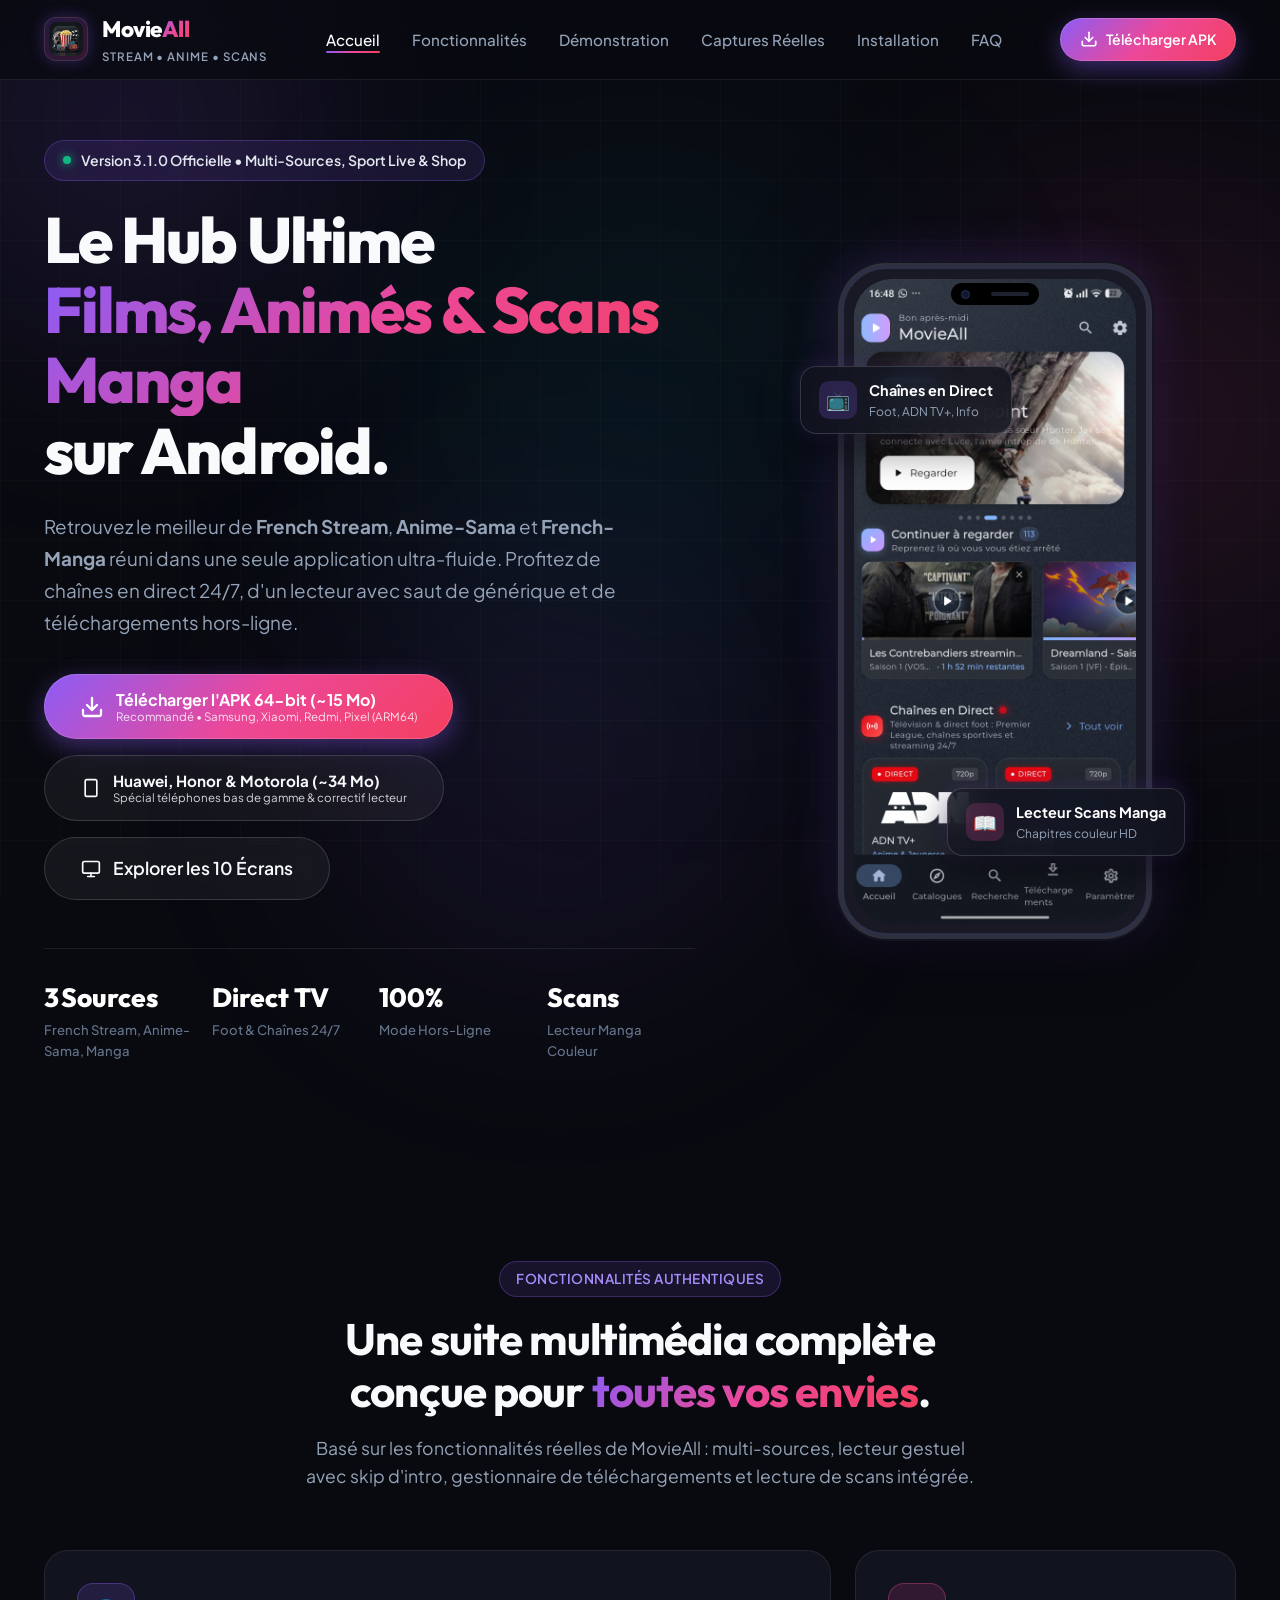
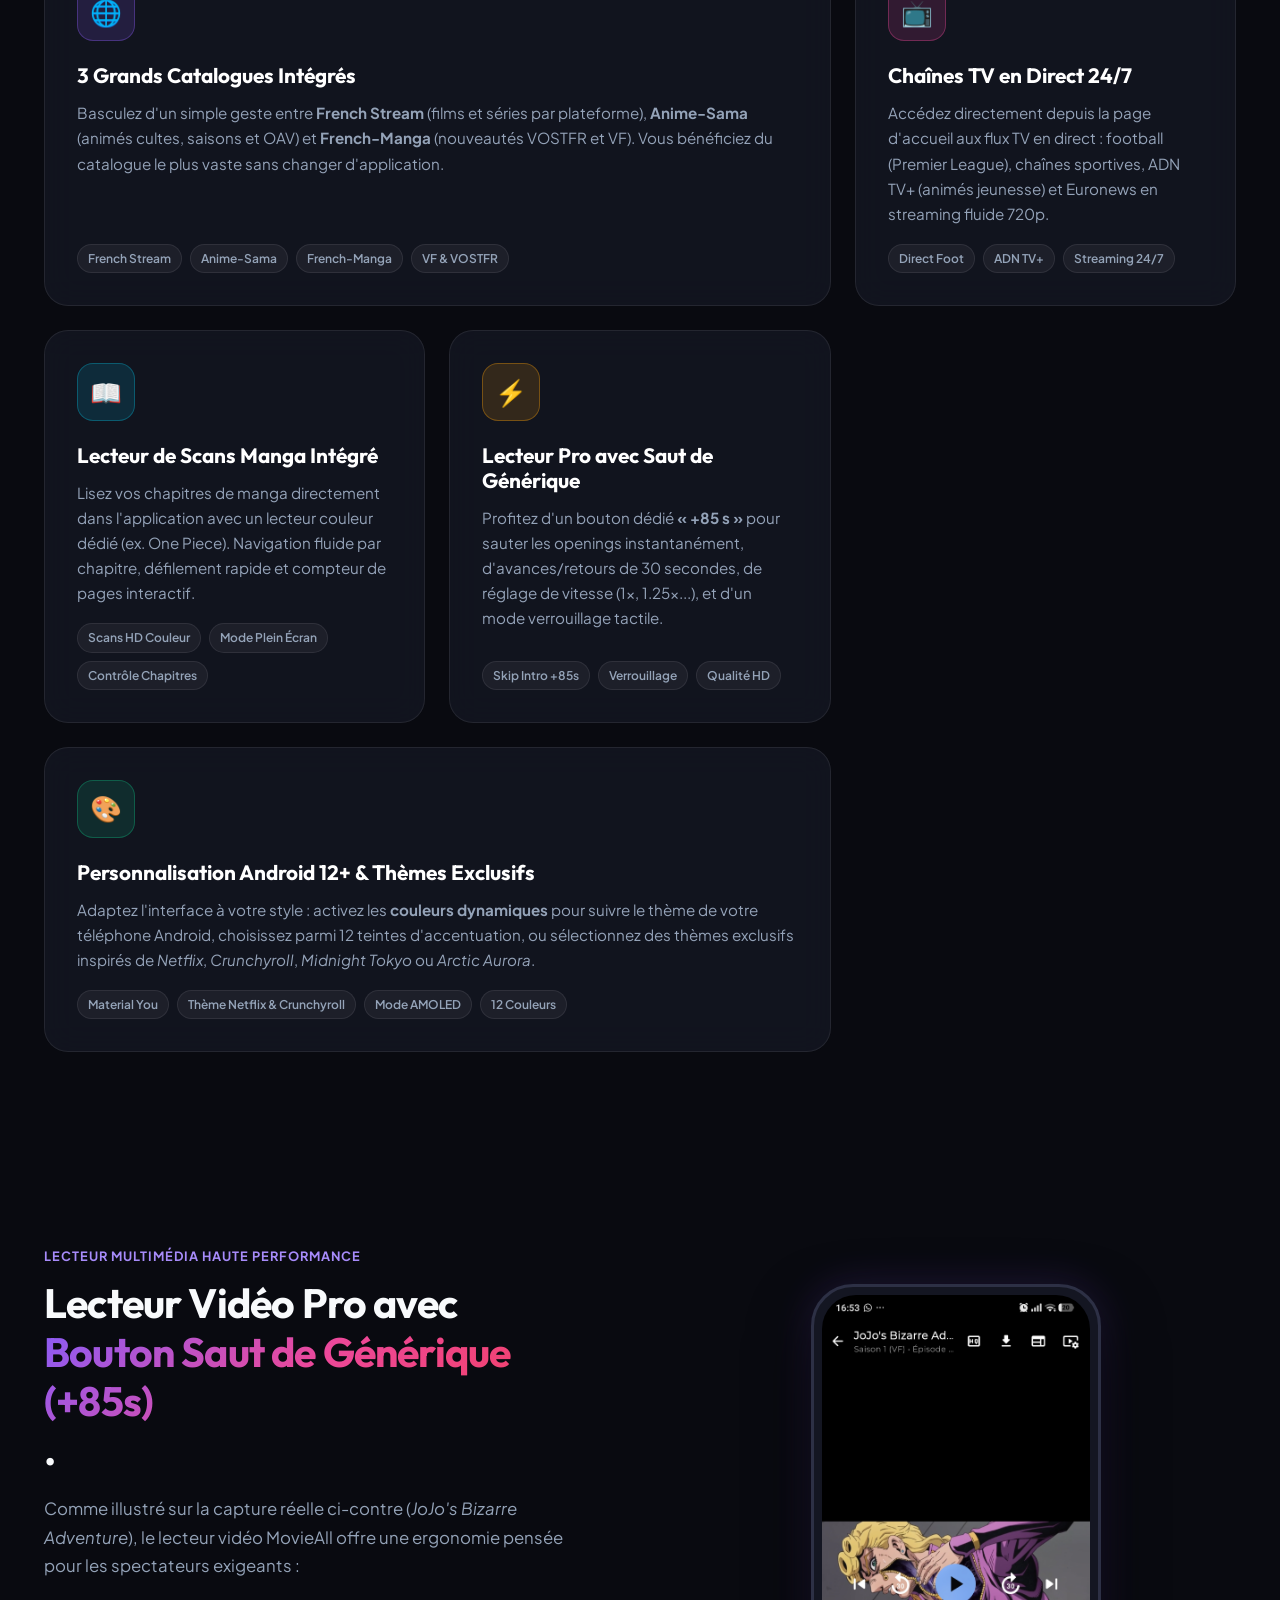
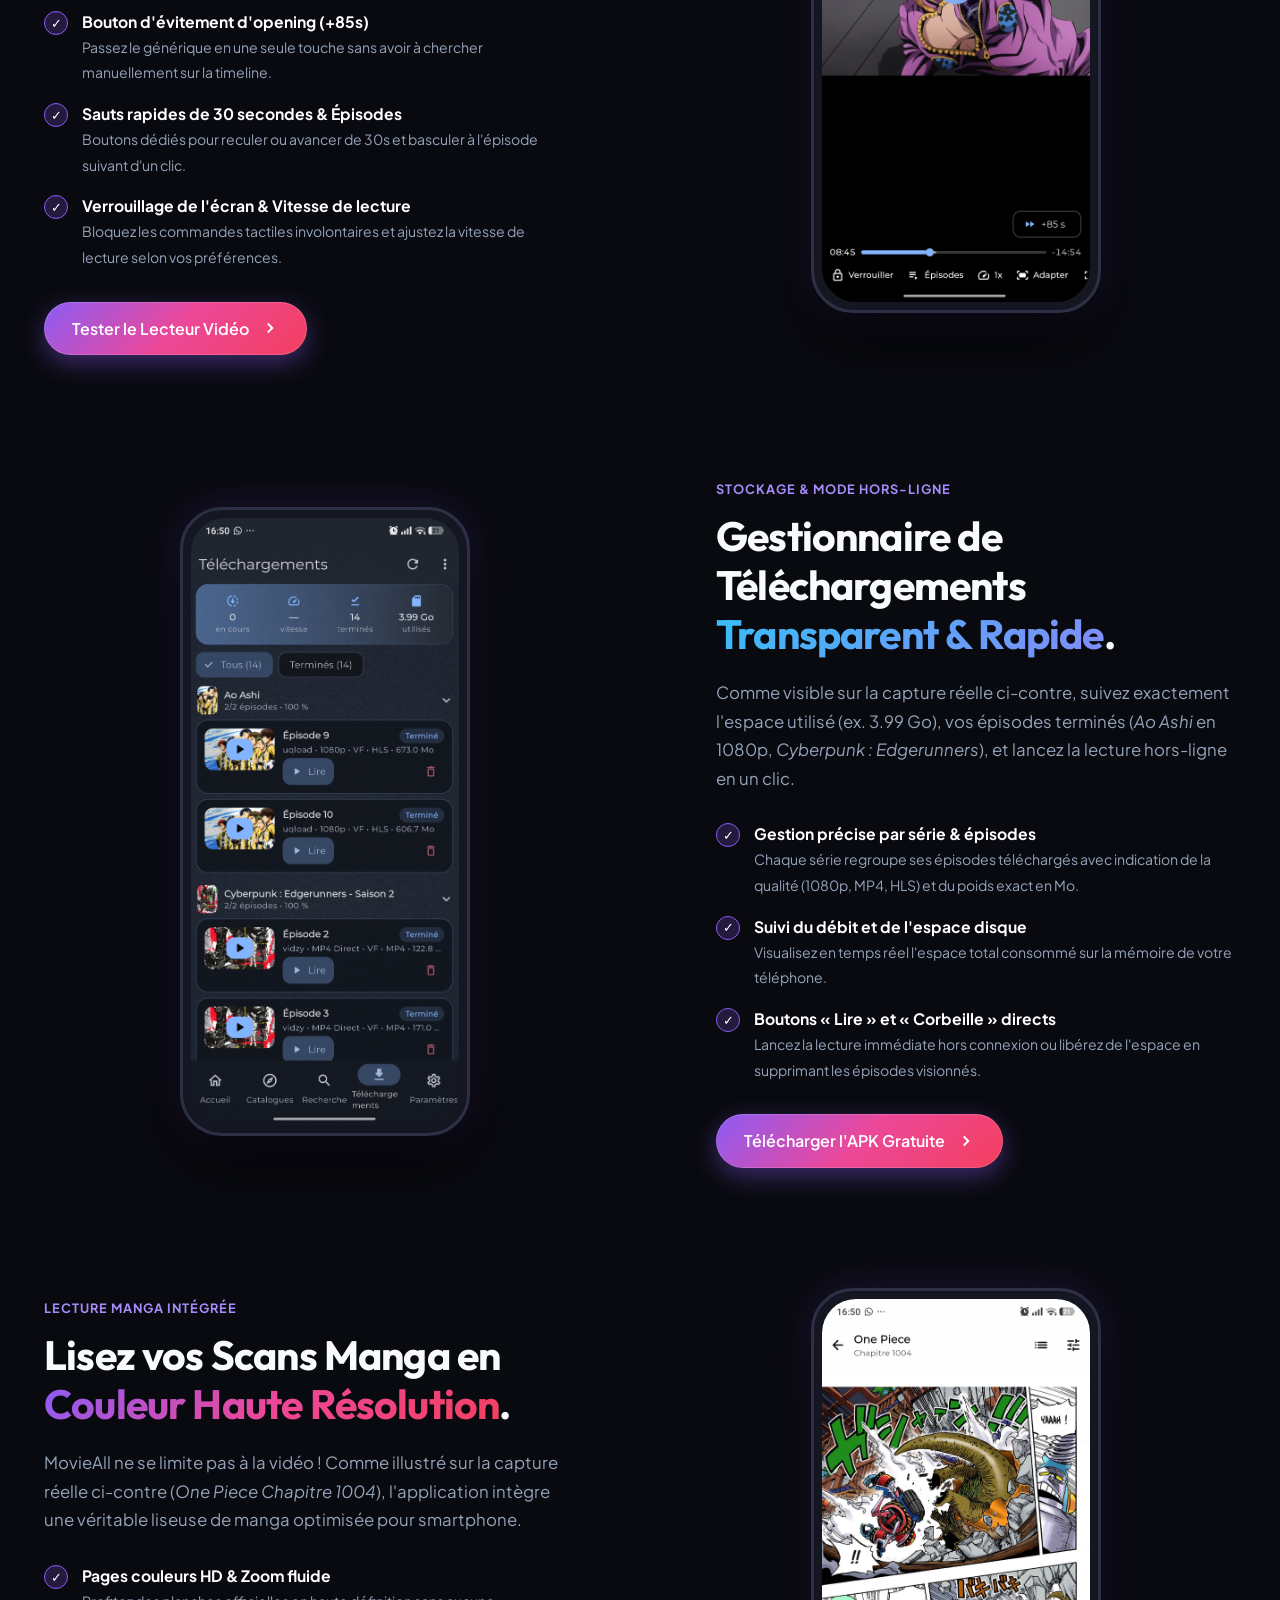
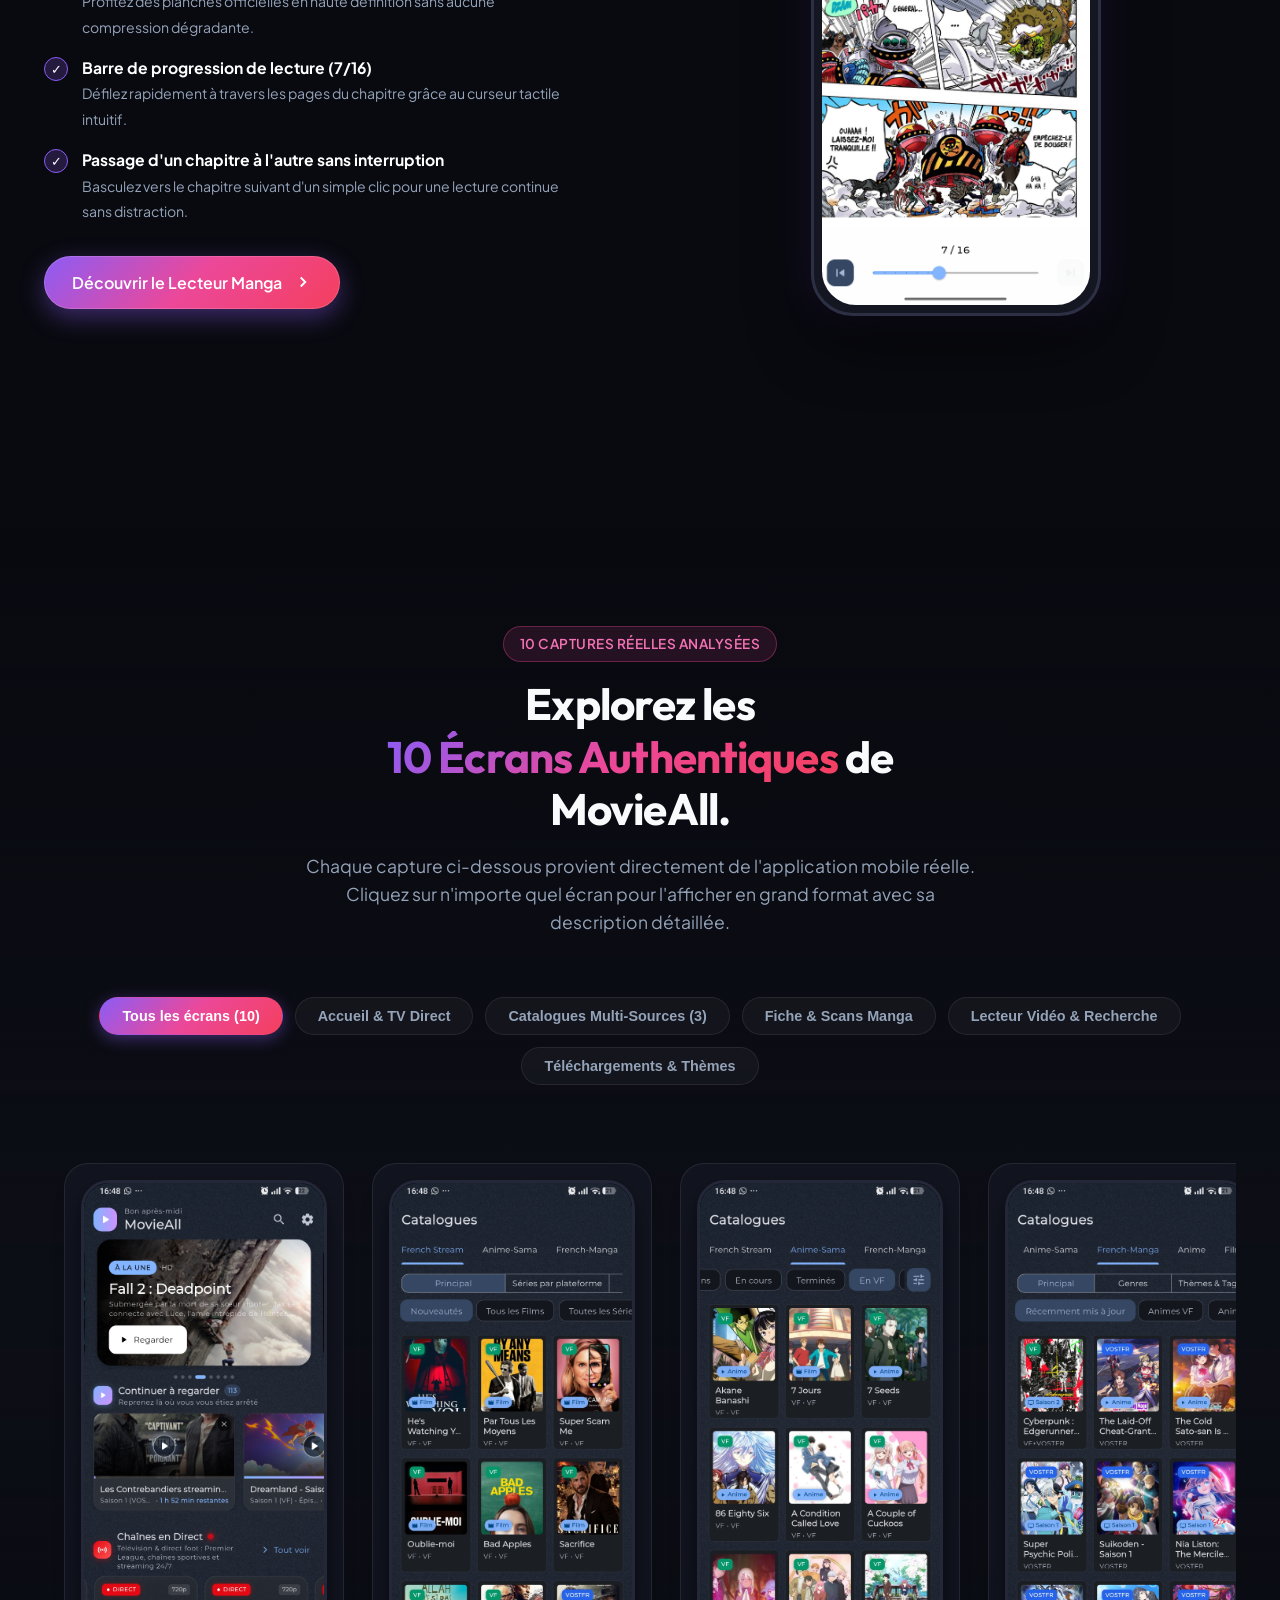
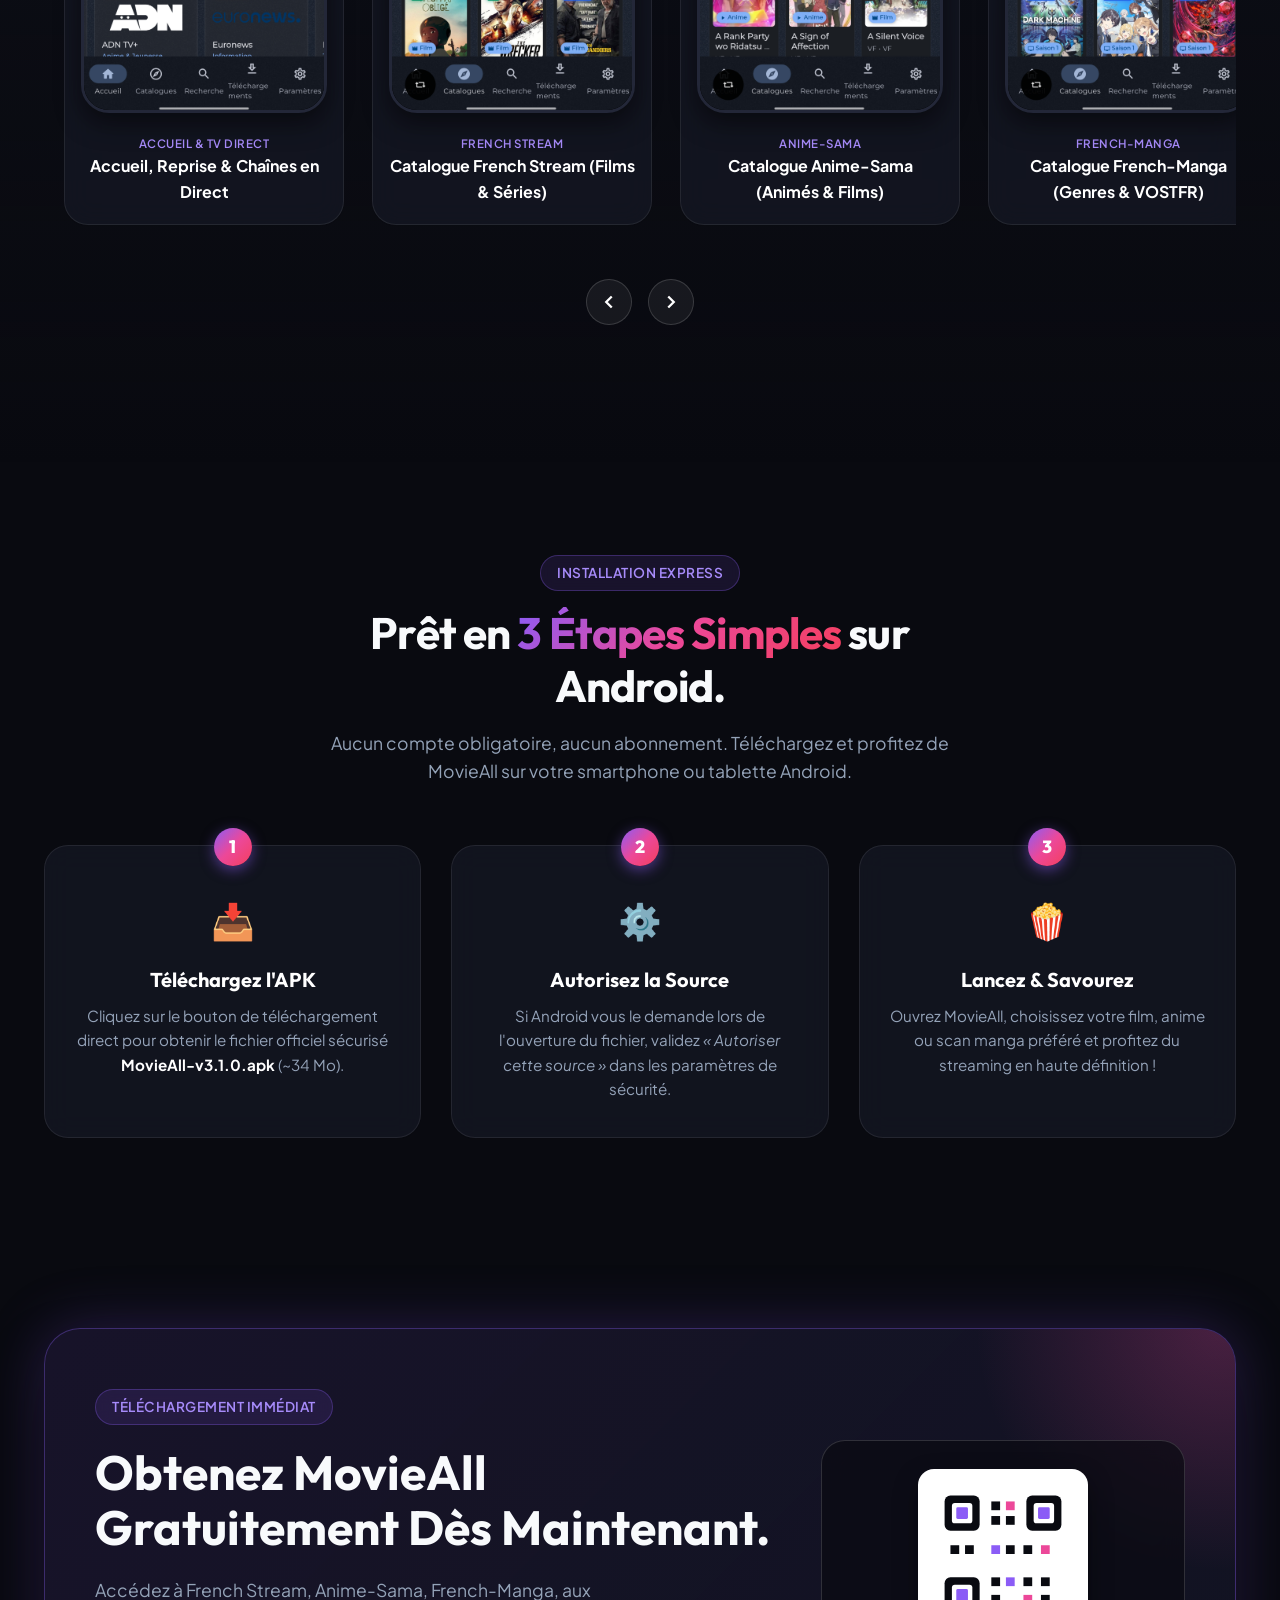
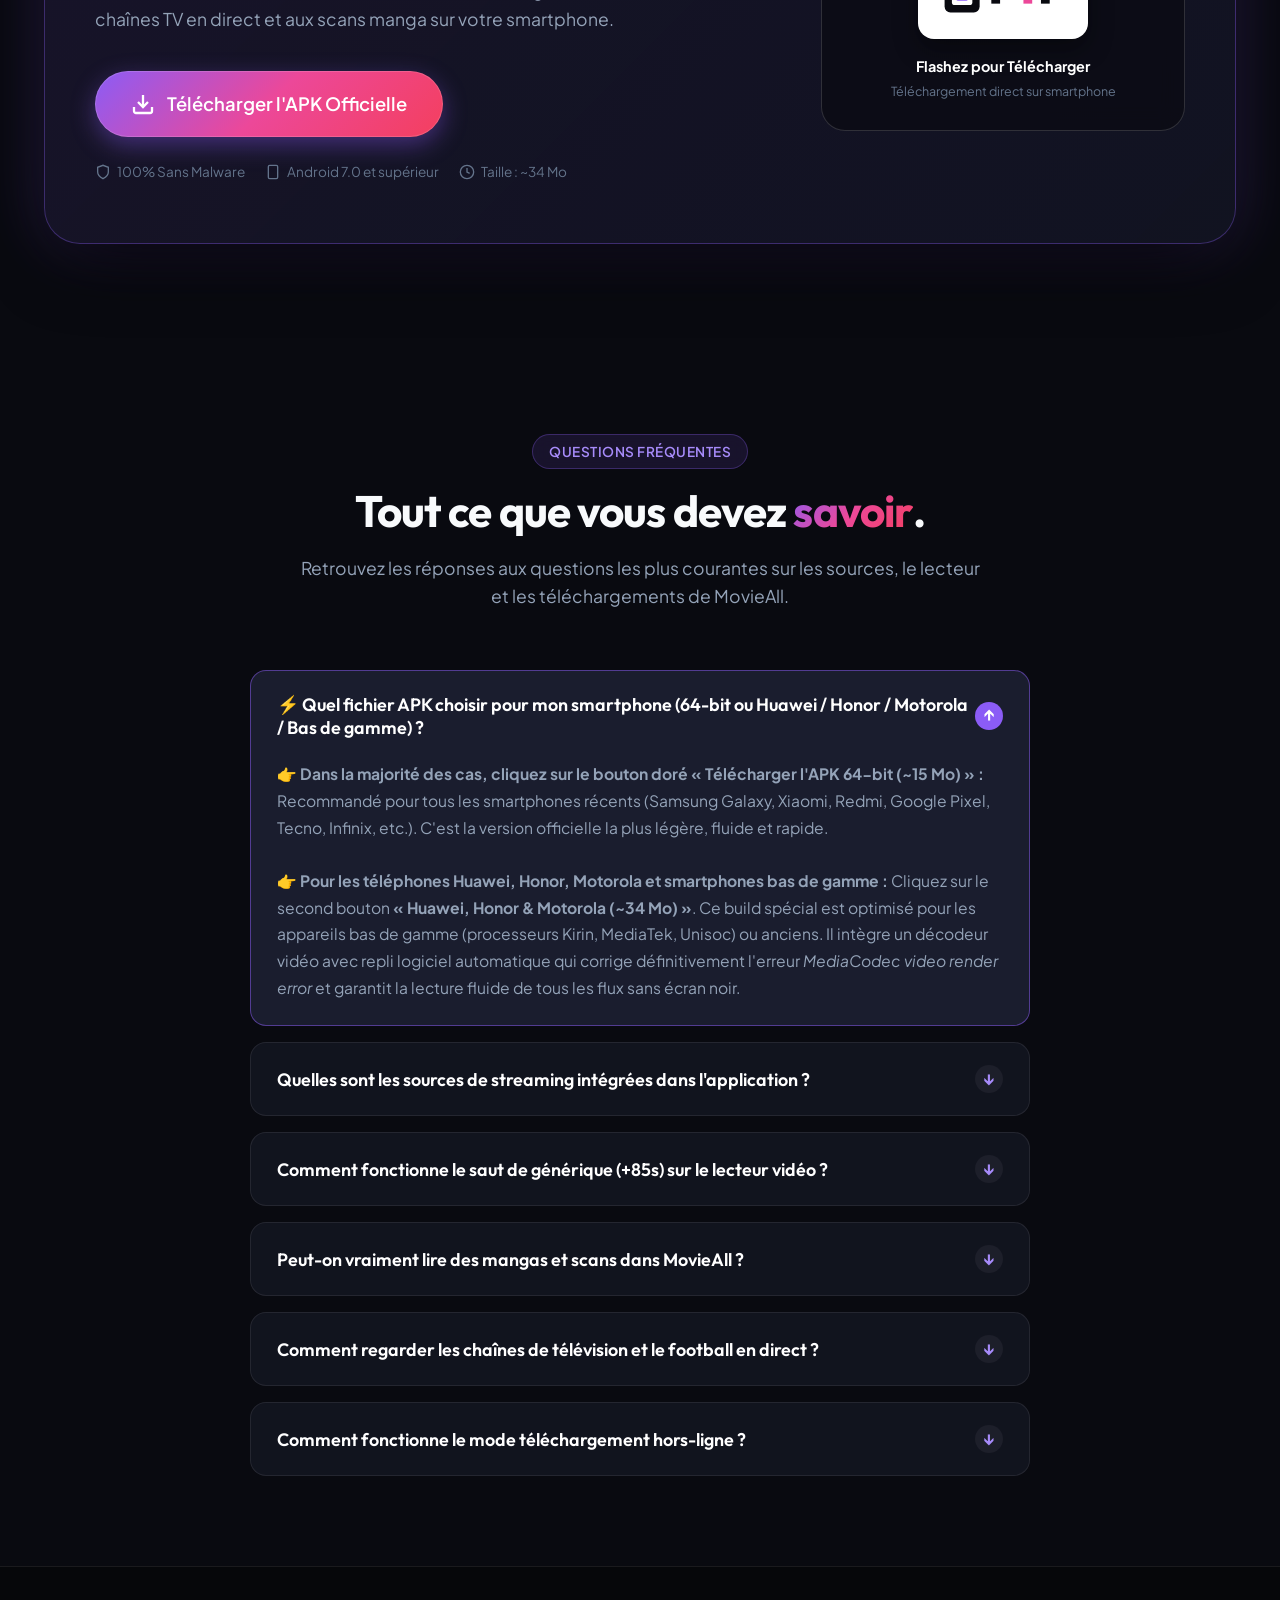
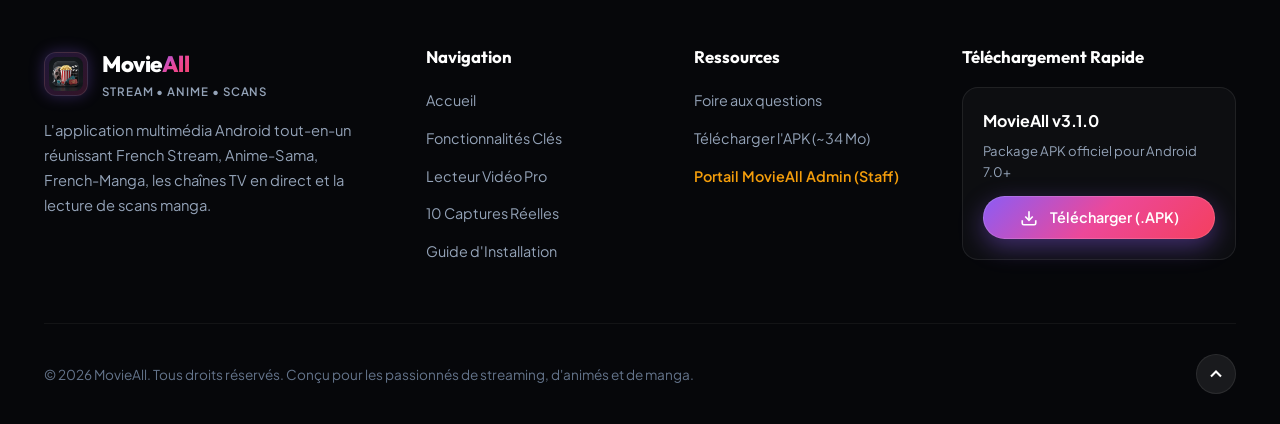
<file: index.html>
<!DOCTYPE html>
<html lang="fr">
<head>
  <meta charset="UTF-8">
  <meta name="viewport" content="width=device-width, initial-scale=1.0">
  <title>MovieAll — Streaming, Animés, Scans Manga & Chaînes en Direct sur Android</title>
  <meta name="description" content="Découvrez MovieAll : l'application Android ultime réunissant French Stream, Anime-Sama et French-Manga. Films, séries, animés, lecteur de scans manga, chaînes en direct et téléchargements hors-ligne.">
  <meta name="keywords" content="MovieAll, anime-sama, french stream, french manga, scans manga, streaming direct, telecharger apk, film gratuit, vostfr, lecteur video hd, android">
  <meta name="theme-color" content="#090a10">

  <!-- Favicon -->
  <link rel="icon" type="image/png" href="assets/logo.png">

  <!-- Google Fonts -->
  <link rel="preconnect" href="https://fonts.googleapis.com">
  <link rel="preconnect" href="https://fonts.gstatic.com" crossorigin>
  <link href="https://fonts.googleapis.com/css2?family=Outfit:wght@400;500;600;700;800;900&family=Plus+Jakarta+Sans:wght@300;400;500;600;700;800&family=Space+Grotesk:wght@500;700&display=swap" rel="stylesheet">

  <!-- Stylesheet -->
  <link rel="stylesheet" href="css/style.css">
</head>
<body>

  <!-- Ambient Glow Effects -->
  <div class="ambient-glow glow-top-left"></div>
  <div class="ambient-glow glow-top-right"></div>
  <div class="ambient-glow glow-center"></div>
  <div class="ambient-glow glow-bottom"></div>
  <div class="bg-grid-overlay"></div>

  <div class="content-wrapper">

    <!-- ======================================================================
         Header & Navigation Bar
         ====================================================================== -->
    <header class="navbar">
      <div class="container nav-container">
        <a href="#accueil" class="brand-logo" id="brand-logo-link">
          <div class="logo-icon-wrapper">
            <img src="assets/logo.png" alt="MovieAll Logo" class="logo-img">
          </div>
          <div class="brand-text">
            <span class="brand-name">Movie<span class="gradient-text">All</span></span>
            <span class="brand-tagline">Stream • Anime • Scans</span>
          </div>
        </a>

        <nav>
          <ul class="nav-menu" id="nav-menu-list">
            <li><a href="#accueil" class="nav-link active" id="nav-link-home">Accueil</a></li>
            <li><a href="#fonctionnalites" class="nav-link" id="nav-link-features">Fonctionnalités</a></li>
            <li><a href="#apercu" class="nav-link" id="nav-link-spotlight">Démonstration</a></li>
            <li><a href="#captures" class="nav-link" id="nav-link-screenshots">Captures Réelles</a></li>
            <li><a href="#installation" class="nav-link" id="nav-link-install">Installation</a></li>
            <li><a href="#faq" class="nav-link" id="nav-link-faq">FAQ</a></li>
          </ul>
        </nav>

        <div class="nav-actions">
          <a href="https://github.com/abdoulboureima1000000/abdoul/releases/download/v3.1.0/MovieAll-v3.1.0.apk" download="MovieAll-v3.1.0.apk" class="btn btn-primary nav-apk-btn direct-download-action" id="nav-download-btn">
            <svg width="18" height="18" viewBox="0 0 24 24" fill="none" stroke="currentColor" stroke-width="2.2" stroke-linecap="round" stroke-linejoin="round">
              <path d="M21 15v4a2 2 0 0 1-2 2H5a2 2 0 0 1-2-2v-4"></path>
              <polyline points="7 10 12 15 17 10"></polyline>
              <line x1="12" y1="15" x2="12" y2="3"></line>
            </svg>
            <span>Télécharger APK</span>
          </a>

          <button class="hamburger-btn" aria-label="Menu Mobile" id="mobile-menu-toggle">
            <svg viewBox="0 0 24 24" fill="none" stroke="currentColor" stroke-width="2">
              <line x1="3" y1="12" x2="21" y2="12"></line>
              <line x1="3" y1="6" x2="21" y2="6"></line>
              <line x1="3" y1="18" x2="21" y2="18"></line>
            </svg>
          </button>
        </div>
      </div>
    </header>

    <!-- ======================================================================
         Hero Section
         ====================================================================== -->
    <section class="hero-section" id="accueil">
      <div class="container hero-grid">
        <div class="hero-content">
          <div class="hero-tag">
            <span class="pulse-dot"></span>
            <span class="hero-tag-text">Version 3.1.0 Officielle • Multi-Sources, Sport Live & Shop</span>
          </div>

          <h1 class="hero-title">
            Le Hub Ultime <span class="gradient-text">Films, Animés & Scans Manga</span> sur Android.
          </h1>

          <p class="hero-description">
            Retrouvez le meilleur de <strong>French Stream</strong>, <strong>Anime-Sama</strong> et <strong>French-Manga</strong> réuni dans une seule application ultra-fluide. Profitez de chaînes en direct 24/7, d'un lecteur avec saut de générique et de téléchargements hors-ligne.
          </p>

          <div class="hero-cta-group">
            <a href="https://github.com/abdoulboureima1000000/abdoul/releases/download/v3.1.0/MovieAll-v3.1.0-arm64.apk" download="MovieAll-v3.1.0-arm64.apk" class="btn btn-primary btn-lg btn-glow direct-download-action" id="hero-arm64-download">
              <span class="btn-ripple"></span>
              <svg width="24" height="24" viewBox="0 0 24 24" fill="none" stroke="currentColor" stroke-width="2.3" stroke-linecap="round" stroke-linejoin="round">
                <path d="M21 15v4a2 2 0 0 1-2 2H5a2 2 0 0 1-2-2v-4"></path>
                <polyline points="7 10 12 15 17 10"></polyline>
                <line x1="12" y1="15" x2="12" y2="3"></line>
              </svg>
              <div class="download-info-badge">
                <span class="main-label">Télécharger l'APK 64-bit (~15 Mo)</span>
                <span class="sub-label">Recommandé • Samsung, Xiaomi, Redmi, Pixel (ARM64)</span>
              </div>
            </a>
            <a href="https://github.com/abdoulboureima1000000/abdoul/releases/download/v3.1.0/MovieAll-v3.1.0-motorola-honor.apk" download="MovieAll-v3.1.0-motorola-honor.apk" class="btn btn-secondary btn-lg direct-download-action" id="hero-universal-download">
              <svg width="20" height="20" viewBox="0 0 24 24" fill="none" stroke="currentColor" stroke-width="2">
                <rect x="5" y="2" width="14" height="20" rx="2" ry="2"></rect>
                <line x1="12" y1="18" x2="12.01" y2="18"></line>
              </svg>
              <div class="download-info-badge" style="text-align: left;">
                <span class="main-label" style="font-size: 0.95rem;">Huawei, Honor & Motorola (~34 Mo)</span>
                <span class="sub-label">Spécial téléphones bas de gamme & correctif lecteur</span>
              </div>
            </a>

            <a href="#captures" class="btn btn-secondary btn-lg" id="hero-explore-screenshots">
              <svg width="20" height="20" viewBox="0 0 24 24" fill="none" stroke="currentColor" stroke-width="2" stroke-linecap="round" stroke-linejoin="round">
                <rect x="2" y="3" width="20" height="14" rx="2" ry="2"></rect>
                <line x1="8" y1="21" x2="16" y2="21"></line>
                <line x1="12" y1="17" x2="12" y2="21"></line>
              </svg>
              <span>Explorer les 10 Écrans</span>
            </a>
          </div>

          <div class="hero-metrics">
            <div class="metric-item">
              <div class="metric-value">
                <span class="metric-val-number" data-target="3">3</span>
                <span> Sources</span>
              </div>
              <span class="metric-label">French Stream, Anime-Sama, Manga</span>
            </div>

            <div class="metric-item">
              <div class="metric-value">Direct TV</div>
              <span class="metric-label">Foot & Chaînes 24/7</span>
            </div>

            <div class="metric-item">
              <div class="metric-value">100%</div>
              <span class="metric-label">Mode Hors-Ligne</span>
            </div>

            <div class="metric-item">
              <div class="metric-value">Scans</div>
              <span class="metric-label">Lecteur Manga Couleur</span>
            </div>
          </div>
        </div>

        <!-- 3D Smartphone Hero Visual -->
        <div class="hero-visual">
          <div class="phone-mockup-wrapper">
            <div class="phone-device">
              <div class="phone-notch">
                <div class="notch-camera"></div>
                <div class="notch-speaker"></div>
              </div>
              <div class="phone-screen">
                <img src="assets/screenshots/screen-1.jpg" alt="MovieAll Accueil et Chaînes en Direct" id="hero-screen-preview">
              </div>
            </div>

            <!-- Floating Badges -->
            <div class="floating-badge badge-top-left">
              <div class="floating-icon purple">📺</div>
              <div>
                <div class="floating-text-primary">Chaînes en Direct</div>
                <div class="floating-text-secondary">Foot, ADN TV+, Info</div>
              </div>
            </div>

            <div class="floating-badge badge-bottom-right">
              <div class="floating-icon pink">📖</div>
              <div>
                <div class="floating-text-primary">Lecteur Scans Manga</div>
                <div class="floating-text-secondary">Chapitres couleur HD</div>
              </div>
            </div>
          </div>
        </div>
      </div>
    </section>

    <!-- ======================================================================
         Features Section (Bento Grid)
         ====================================================================== -->
    <section class="features-section" id="fonctionnalites">
      <div class="container">
        <div class="section-header">
          <span class="badge-pill">Fonctionnalités Authentiques</span>
          <h2 class="section-title">Une suite multimédia complète conçue pour <span class="gradient-text">toutes vos envies</span>.</h2>
          <p class="section-subtitle">
            Basé sur les fonctionnalités réelles de MovieAll : multi-sources, lecteur gestuel avec skip d'intro, gestionnaire de téléchargements et lecture de scans intégrée.
          </p>
        </div>

        <div class="bento-grid">
          <!-- Card 1 (Span 2) -->
          <div class="bento-card span-2">
            <div class="card-icon-box icon-purple">🌐</div>
            <h3 class="card-title">3 Grands Catalogues Intégrés</h3>
            <p class="card-description">
              Basculez d'un simple geste entre <strong>French Stream</strong> (films et séries par plateforme), <strong>Anime-Sama</strong> (animés cultes, saisons et OAV) et <strong>French-Manga</strong> (nouveautés VOSTFR et VF). Vous bénéficiez du catalogue le plus vaste sans changer d'application.
            </p>
            <div class="card-footer-tags">
              <span class="tag-badge">French Stream</span>
              <span class="tag-badge">Anime-Sama</span>
              <span class="tag-badge">French-Manga</span>
              <span class="tag-badge">VF & VOSTFR</span>
            </div>
          </div>

          <!-- Card 2 -->
          <div class="bento-card">
            <div class="card-icon-box icon-pink">📺</div>
            <h3 class="card-title">Chaînes TV en Direct 24/7</h3>
            <p class="card-description">
              Accédez directement depuis la page d'accueil aux flux TV en direct : football (Premier League), chaînes sportives, ADN TV+ (animés jeunesse) et Euronews en streaming fluide 720p.
            </p>
            <div class="card-footer-tags">
              <span class="tag-badge">Direct Foot</span>
              <span class="tag-badge">ADN TV+</span>
              <span class="tag-badge">Streaming 24/7</span>
            </div>
          </div>

          <!-- Card 3 -->
          <div class="bento-card">
            <div class="card-icon-box icon-cyan">📖</div>
            <h3 class="card-title">Lecteur de Scans Manga Intégré</h3>
            <p class="card-description">
              Lisez vos chapitres de manga directement dans l'application avec un lecteur couleur dédié (ex. One Piece). Navigation fluide par chapitre, défilement rapide et compteur de pages interactif.
            </p>
            <div class="card-footer-tags">
              <span class="tag-badge">Scans HD Couleur</span>
              <span class="tag-badge">Mode Plein Écran</span>
              <span class="tag-badge">Contrôle Chapitres</span>
            </div>
          </div>

          <!-- Card 4 -->
          <div class="bento-card">
            <div class="card-icon-box icon-amber">⚡</div>
            <h3 class="card-title">Lecteur Pro avec Saut de Générique</h3>
            <p class="card-description">
              Profitez d'un bouton dédié <strong>« +85 s »</strong> pour sauter les openings instantanément, d'avances/retours de 30 secondes, de réglage de vitesse (1x, 1.25x...), et d'un mode verrouillage tactile.
            </p>
            <div class="card-footer-tags">
              <span class="tag-badge">Skip Intro +85s</span>
              <span class="tag-badge">Verrouillage</span>
              <span class="tag-badge">Qualité HD</span>
            </div>
          </div>

          <!-- Card 5 (Span 2) -->
          <div class="bento-card span-2">
            <div class="card-icon-box icon-green">🎨</div>
            <h3 class="card-title">Personnalisation Android 12+ & Thèmes Exclusifs</h3>
            <p class="card-description">
              Adaptez l'interface à votre style : activez les <strong>couleurs dynamiques</strong> pour suivre le thème de votre téléphone Android, choisissez parmi 12 teintes d'accentuation, ou sélectionnez des thèmes exclusifs inspirés de <em>Netflix</em>, <em>Crunchyroll</em>, <em>Midnight Tokyo</em> ou <em>Arctic Aurora</em>.
            </p>
            <div class="card-footer-tags">
              <span class="tag-badge">Material You</span>
              <span class="tag-badge">Thème Netflix & Crunchyroll</span>
              <span class="tag-badge">Mode AMOLED</span>
              <span class="tag-badge">12 Couleurs</span>
            </div>
          </div>
        </div>
      </div>
    </section>

    <!-- ======================================================================
         Spotlight Showcase Rows (Side-by-side)
         ====================================================================== -->
    <section class="spotlight-section" id="apercu">
      <div class="container">

        <!-- Spotlight 1: Lecteur Vidéo Pro (Capture 9) -->
        <div class="spotlight-row">
          <div class="spotlight-content">
            <span class="spotlight-tag">Lecteur Multimédia Haute Performance</span>
            <h3 class="spotlight-title">Lecteur Vidéo Pro avec <span class="gradient-text">Bouton Saut de Générique (+85s)</span>.</h3>
            <p class="spotlight-desc">
              Comme illustré sur la capture réelle ci-contre (<em>JoJo's Bizarre Adventure</em>), le lecteur vidéo MovieAll offre une ergonomie pensée pour les spectateurs exigeants :
            </p>

            <ul class="spotlight-features">
              <li class="spotlight-feature-item">
                <div class="spotlight-check">✓</div>
                <div class="spotlight-feature-text">
                  <strong>Bouton d'évitement d'opening (+85s)</strong>
                  <span>Passez le générique en une seule touche sans avoir à chercher manuellement sur la timeline.</span>
                </div>
              </li>
              <li class="spotlight-feature-item">
                <div class="spotlight-check">✓</div>
                <div class="spotlight-feature-text">
                  <strong>Sauts rapides de 30 secondes & Épisodes</strong>
                  <span>Boutons dédiés pour reculer ou avancer de 30s et basculer à l'épisode suivant d'un clic.</span>
                </div>
              </li>
              <li class="spotlight-feature-item">
                <div class="spotlight-check">✓</div>
                <div class="spotlight-feature-text">
                  <strong>Verrouillage de l'écran & Vitesse de lecture</strong>
                  <span>Bloquez les commandes tactiles involontaires et ajustez la vitesse de lecture selon vos préférences.</span>
                </div>
              </li>
            </ul>

            <a href="https://github.com/abdoulboureima1000000/abdoul/releases/download/v3.1.0/MovieAll-v3.1.0.apk" download="MovieAll-v3.1.0.apk" class="btn btn-primary direct-download-action" id="spotlight-download-btn-1">
              <span>Tester le Lecteur Vidéo</span>
              <svg width="18" height="18" viewBox="0 0 24 24" fill="none" stroke="currentColor" stroke-width="2.5"><polyline points="9 18 15 12 9 6"></polyline></svg>
            </a>
          </div>

          <div class="spotlight-mockup">
            <div class="spotlight-phone">
              <img src="assets/screenshots/screen-9.jpg" alt="Capture réelle du Lecteur Vidéo MovieAll avec bouton skip +85s">
            </div>
          </div>
        </div>

        <!-- Spotlight 2: Téléchargement Hors Ligne (Capture 7) -->
        <div class="spotlight-row reverse">
          <div class="spotlight-content">
            <span class="spotlight-tag">Stockage & Mode Hors-Ligne</span>
            <h3 class="spotlight-title">Gestionnaire de Téléchargements <span class="gradient-text-cyan">Transparent & Rapide</span>.</h3>
            <p class="spotlight-desc">
              Comme visible sur la capture réelle ci-contre, suivez exactement l'espace utilisé (ex. 3.99 Go), vos épisodes terminés (<em>Ao Ashi</em> en 1080p, <em>Cyberpunk : Edgerunners</em>), et lancez la lecture hors-ligne en un clic.
            </p>

            <ul class="spotlight-features">
              <li class="spotlight-feature-item">
                <div class="spotlight-check">✓</div>
                <div class="spotlight-feature-text">
                  <strong>Gestion précise par série & épisodes</strong>
                  <span>Chaque série regroupe ses épisodes téléchargés avec indication de la qualité (1080p, MP4, HLS) et du poids exact en Mo.</span>
                </div>
              </li>
              <li class="spotlight-feature-item">
                <div class="spotlight-check">✓</div>
                <div class="spotlight-feature-text">
                  <strong>Suivi du débit et de l'espace disque</strong>
                  <span>Visualisez en temps réel l'espace total consommé sur la mémoire de votre téléphone.</span>
                </div>
              </li>
              <li class="spotlight-feature-item">
                <div class="spotlight-check">✓</div>
                <div class="spotlight-feature-text">
                  <strong>Boutons « Lire » et « Corbeille » directs</strong>
                  <span>Lancez la lecture immédiate hors connexion ou libérez de l'espace en supprimant les épisodes visionnés.</span>
                </div>
              </li>
            </ul>

            <a href="https://github.com/abdoulboureima1000000/abdoul/releases/download/v3.1.0/MovieAll-v3.1.0.apk" download="MovieAll-v3.1.0.apk" class="btn btn-primary direct-download-action" id="spotlight-download-btn-2">
              <span>Télécharger l'APK Gratuite</span>
              <svg width="18" height="18" viewBox="0 0 24 24" fill="none" stroke="currentColor" stroke-width="2.5"><polyline points="9 18 15 12 9 6"></polyline></svg>
            </a>
          </div>

          <div class="spotlight-mockup">
            <div class="spotlight-phone">
              <img src="assets/screenshots/screen-7.jpg" alt="Capture réelle du Gestionnaire de Téléchargements MovieAll">
            </div>
          </div>
        </div>

        <!-- Spotlight 3: Lecteur de Scans Manga (Capture 6) -->
        <div class="spotlight-row">
          <div class="spotlight-content">
            <span class="spotlight-tag">Lecture Manga Intégrée</span>
            <h3 class="spotlight-title">Lisez vos Scans Manga en <span class="gradient-text">Couleur Haute Résolution</span>.</h3>
            <p class="spotlight-desc">
              MovieAll ne se limite pas à la vidéo ! Comme illustré sur la capture réelle ci-contre (<em>One Piece Chapitre 1004</em>), l'application intègre une véritable liseuse de manga optimisée pour smartphone.
            </p>

            <ul class="spotlight-features">
              <li class="spotlight-feature-item">
                <div class="spotlight-check">✓</div>
                <div class="spotlight-feature-text">
                  <strong>Pages couleurs HD & Zoom fluide</strong>
                  <span>Profitez des planches officielles en haute définition sans aucune compression dégradante.</span>
                </div>
              </li>
              <li class="spotlight-feature-item">
                <div class="spotlight-check">✓</div>
                <div class="spotlight-feature-text">
                  <strong>Barre de progression de lecture (7/16)</strong>
                  <span>Défilez rapidement à travers les pages du chapitre grâce au curseur tactile intuitif.</span>
                </div>
              </li>
              <li class="spotlight-feature-item">
                <div class="spotlight-check">✓</div>
                <div class="spotlight-feature-text">
                  <strong>Passage d'un chapitre à l'autre sans interruption</strong>
                  <span>Basculez vers le chapitre suivant d'un simple clic pour une lecture continue sans distraction.</span>
                </div>
              </li>
            </ul>

            <a href="https://github.com/abdoulboureima1000000/abdoul/releases/download/v3.1.0/MovieAll-v3.1.0.apk" download="MovieAll-v3.1.0.apk" class="btn btn-primary direct-download-action" id="spotlight-download-btn-3">
              <span>Découvrir le Lecteur Manga</span>
              <svg width="18" height="18" viewBox="0 0 24 24" fill="none" stroke="currentColor" stroke-width="2.5"><polyline points="9 18 15 12 9 6"></polyline></svg>
            </a>
          </div>

          <div class="spotlight-mockup">
            <div class="spotlight-phone">
              <img src="assets/screenshots/screen-6.jpg" alt="Capture réelle du Lecteur de Scans Manga MovieAll (One Piece Chapitre 1004)">
            </div>
          </div>
        </div>

      </div>
    </section>

    <!-- ======================================================================
         Screenshots Gallery & Carousel Section
         ====================================================================== -->
    <section class="screenshots-section" id="captures">
      <div class="container">
        <div class="section-header">
          <span class="badge-pill hot">10 Captures Réelles Analysées</span>
          <h2 class="section-title">Explorez les <span class="gradient-text">10 Écrans Authentiques</span> de MovieAll.</h2>
          <p class="section-subtitle">
            Chaque capture ci-dessous provient directement de l'application mobile réelle. Cliquez sur n'importe quel écran pour l'afficher en grand format avec sa description détaillée.
          </p>
        </div>

        <!-- Filter Tabs -->
        <div class="gallery-filters">
          <button class="filter-btn active" data-filter="all" id="filter-all">Tous les écrans (10)</button>
          <button class="filter-btn" data-filter="home" id="filter-home">Accueil & TV Direct</button>
          <button class="filter-btn" data-filter="sources" id="filter-sources">Catalogues Multi-Sources (3)</button>
          <button class="filter-btn" data-filter="details-scans" id="filter-details-scans">Fiche & Scans Manga</button>
          <button class="filter-btn" data-filter="player-search" id="filter-player-search">Lecteur Vidéo & Recherche</button>
          <button class="filter-btn" data-filter="downloads-settings" id="filter-downloads-settings">Téléchargements & Thèmes</button>
        </div>

        <!-- Carousel Track Wrapper -->
        <div class="carousel-wrapper">
          <div class="carousel-track" id="carousel-track-container">
            <!-- Dynamic Cards inserted by JavaScript -->
          </div>

          <div class="carousel-controls">
            <button class="control-btn carousel-prev" aria-label="Capture Précédente" id="carousel-btn-prev">
              <svg width="22" height="22" viewBox="0 0 24 24" fill="none" stroke="currentColor" stroke-width="2.5"><polyline points="15 18 9 12 15 6"></polyline></svg>
            </button>
            <button class="control-btn carousel-next" aria-label="Capture Suivante" id="carousel-btn-next">
              <svg width="22" height="22" viewBox="0 0 24 24" fill="none" stroke="currentColor" stroke-width="2.5"><polyline points="9 18 15 12 9 6"></polyline></svg>
            </button>
          </div>
        </div>
      </div>
    </section>

    <!-- ======================================================================
         Installation Guide Section
         ====================================================================== -->
    <section class="installation-section" id="installation">
      <div class="container">
        <div class="section-header">
          <span class="badge-pill">Installation Express</span>
          <h2 class="section-title">Prêt en <span class="gradient-text">3 Étapes Simples</span> sur Android.</h2>
          <p class="section-subtitle">
            Aucun compte obligatoire, aucun abonnement. Téléchargez et profitez de MovieAll sur votre smartphone ou tablette Android.
          </p>
        </div>

        <div class="steps-grid">
          <div class="step-card">
            <div class="step-number">1</div>
            <div class="step-icon">📥</div>
            <h3 class="step-title">Téléchargez l'APK</h3>
            <p class="step-desc">
              Cliquez sur le bouton de téléchargement direct pour obtenir le fichier officiel sécurisé <strong style="color:#fff;">MovieAll-v3.1.0.apk</strong> (~34 Mo).
            </p>
          </div>

          <div class="step-card">
            <div class="step-number">2</div>
            <div class="step-icon">⚙️</div>
            <h3 class="step-title">Autorisez la Source</h3>
            <p class="step-desc">
              Si Android vous le demande lors de l'ouverture du fichier, validez <em>« Autoriser cette source »</em> dans les paramètres de sécurité.
            </p>
          </div>

          <div class="step-card">
            <div class="step-number">3</div>
            <div class="step-icon">🍿</div>
            <h3 class="step-title">Lancez & Savourez</h3>
            <p class="step-desc">
              Ouvrez MovieAll, choisissez votre film, anime ou scan manga préféré et profitez du streaming en haute définition !
            </p>
          </div>
        </div>
      </div>
    </section>

    <!-- ======================================================================
         Direct Download Call-To-Action Banner
         ====================================================================== -->
    <section class="download-section">
      <div class="container">
        <div class="download-banner-card">
          <div class="download-cta-header">
            <span class="badge-pill">Téléchargement Immédiat</span>
            <h2 class="download-cta-title">Obtenez MovieAll Gratuitement Dès Maintenant.</h2>
            <p class="download-cta-desc">
              Accédez à French Stream, Anime-Sama, French-Manga, aux chaînes TV en direct et aux scans manga sur votre smartphone.
            </p>

            <div class="download-actions-row">
              <a href="https://github.com/abdoulboureima1000000/abdoul/releases/download/v3.1.0/MovieAll-v3.1.0.apk" download="MovieAll-v3.1.0.apk" class="btn btn-primary btn-lg direct-download-action direct-download-btn" id="banner-download-btn">
                <svg width="24" height="24" viewBox="0 0 24 24" fill="none" stroke="currentColor" stroke-width="2.3">
                  <path d="M21 15v4a2 2 0 0 1-2 2H5a2 2 0 0 1-2-2v-4"></path>
                  <polyline points="7 10 12 15 17 10"></polyline>
                  <line x1="12" y1="15" x2="12" y2="3"></line>
                </svg>
                <span>Télécharger l'APK Officielle</span>
              </a>
            </div>

            <div class="meta-tags">
              <div class="meta-tag-item">
                <svg width="16" height="16" viewBox="0 0 24 24" fill="none" stroke="currentColor" stroke-width="2"><path d="M12 22s8-4 8-10V5l-8-3-8 3v7c0 6 8 10 8 10z"></path></svg>
                <span>100% Sans Malware</span>
              </div>
              <div class="meta-tag-item">
                <svg width="16" height="16" viewBox="0 0 24 24" fill="none" stroke="currentColor" stroke-width="2"><rect x="5" y="2" width="14" height="20" rx="2" ry="2"></rect><line x1="12" y1="18" x2="12.01" y2="18"></line></svg>
                <span>Android 7.0 et supérieur</span>
              </div>
              <div class="meta-tag-item">
                <svg width="16" height="16" viewBox="0 0 24 24" fill="none" stroke="currentColor" stroke-width="2"><circle cx="12" cy="12" r="10"></circle><polyline points="12 6 12 12 16 14"></polyline></svg>
                <span>Taille : ~34 Mo</span>
              </div>
            </div>
          </div>

          <!-- Direct Mobile QR Code Download Visual -->
          <div class="download-qr-box">
            <div class="qr-code-frame">
              <svg viewBox="0 0 100 100" fill="none" xmlns="http://www.w3.org/2000/svg">
                <rect width="100" height="100" fill="white"/>
                <!-- Corner 1 -->
                <rect x="10" y="10" width="24" height="24" fill="#090a10" rx="4"/>
                <rect x="15" y="15" width="14" height="14" fill="white" rx="2"/>
                <rect x="18" y="18" width="8" height="8" fill="#8b5cf6" rx="1"/>
                <!-- Corner 2 -->
                <rect x="66" y="10" width="24" height="24" fill="#090a10" rx="4"/>
                <rect x="71" y="15" width="14" height="14" fill="white" rx="2"/>
                <rect x="74" y="18" width="8" height="8" fill="#8b5cf6" rx="1"/>
                <!-- Corner 3 -->
                <rect x="10" y="66" width="24" height="24" fill="#090a10" rx="4"/>
                <rect x="15" y="71" width="14" height="14" fill="white" rx="2"/>
                <rect x="18" y="74" width="8" height="8" fill="#8b5cf6" rx="1"/>
                <!-- Dots Pattern -->
                <rect x="42" y="14" width="6" height="6" fill="#090a10"/>
                <rect x="52" y="14" width="6" height="6" fill="#ec4899"/>
                <rect x="42" y="24" width="6" height="6" fill="#090a10"/>
                <rect x="52" y="24" width="6" height="6" fill="#090a10"/>
                <rect x="42" y="44" width="6" height="6" fill="#8b5cf6"/>
                <rect x="52" y="44" width="6" height="6" fill="#090a10"/>
                <rect x="64" y="44" width="6" height="6" fill="#090a10"/>
                <rect x="76" y="44" width="6" height="6" fill="#ec4899"/>
                <rect x="14" y="44" width="6" height="6" fill="#090a10"/>
                <rect x="24" y="44" width="6" height="6" fill="#090a10"/>
                <rect x="42" y="66" width="6" height="6" fill="#090a10"/>
                <rect x="52" y="66" width="6" height="6" fill="#8b5cf6"/>
                <rect x="64" y="66" width="6" height="6" fill="#090a10"/>
                <rect x="76" y="66" width="6" height="6" fill="#090a10"/>
                <rect x="64" y="78" width="6" height="6" fill="#ec4899"/>
                <rect x="76" y="78" width="6" height="6" fill="#090a10"/>
                <rect x="42" y="78" width="6" height="6" fill="#090a10"/>
              </svg>
            </div>
            <div class="qr-label">Flashez pour Télécharger</div>
            <div class="qr-sublabel">Téléchargement direct sur smartphone</div>
          </div>
        </div>
      </div>
    </section>

    <!-- ======================================================================
         FAQ Section
         ====================================================================== -->
    <section class="faq-section" id="faq">
      <div class="container">
        <div class="section-header">
          <span class="badge-pill">Questions Fréquentes</span>
          <h2 class="section-title">Tout ce que vous devez <span class="gradient-text">savoir</span>.</h2>
          <p class="section-subtitle">
            Retrouvez les réponses aux questions les plus courantes sur les sources, le lecteur et les téléchargements de MovieAll.
          </p>
        </div>

        <div class="faq-accordion">
          <div class="faq-item active">
            <button class="faq-trigger" id="faq-trigger-version">
              <span>⚡ Quel fichier APK choisir pour mon smartphone (64-bit ou Huawei / Honor / Motorola / Bas de gamme) ?</span>
              <div class="faq-icon-arrow">↓</div>
            </button>
            <div class="faq-content">
              <strong>👉 Dans la majorité des cas, cliquez sur le bouton doré « Télécharger l'APK 64-bit (~15 Mo) » :</strong> Recommandé pour tous les smartphones récents (Samsung Galaxy, Xiaomi, Redmi, Google Pixel, Tecno, Infinix, etc.). C'est la version officielle la plus légère, fluide et rapide.<br><br>
              <strong>👉 Pour les téléphones Huawei, Honor, Motorola et smartphones bas de gamme :</strong> Cliquez sur le second bouton <strong>« Huawei, Honor & Motorola (~34 Mo) »</strong>. Ce build spécial est optimisé pour les appareils bas de gamme (processeurs Kirin, MediaTek, Unisoc) ou anciens. Il intègre un décodeur vidéo avec repli logiciel automatique qui corrige définitivement l'erreur <em>MediaCodec video render error</em> et garantit la lecture fluide de tous les flux sans écran noir.
            </div>
          </div>

          <div class="faq-item">
            <button class="faq-trigger" id="faq-trigger-1">
              <span>Quelles sont les sources de streaming intégrées dans l'application ?</span>
              <div class="faq-icon-arrow">↓</div>
            </button>
            <div class="faq-content">
              MovieAll réunit les trois plus grandes sources : <strong>French Stream</strong> (films et séries populaires), <strong>Anime-Sama</strong> (animés cultes en VF/VOSTFR) et <strong>French-Manga</strong> (nouveautés, scans manga et classements par genres).
            </div>
          </div>

          <div class="faq-item">
            <button class="faq-trigger" id="faq-trigger-2">
              <span>Comment fonctionne le saut de générique (+85s) sur le lecteur vidéo ?</span>
              <div class="faq-icon-arrow">↓</div>
            </button>
            <div class="faq-content">
              Lors de la lecture d'un épisode (anime ou série), un bouton dédié « +85 s » apparaît directement en bas à droite de l'écran. Un simple appui vous permet de sauter l'opening musical et de plonger directement au cœur de l'épisode sans tâtonner avec la timeline !
            </div>
          </div>

          <div class="faq-item">
            <button class="faq-trigger" id="faq-trigger-3">
              <span>Peut-on vraiment lire des mangas et scans dans MovieAll ?</span>
              <div class="faq-icon-arrow">↓</div>
            </button>
            <div class="faq-content">
              Oui ! Sur les fiches d'œuvres adaptées en manga (comme One Piece), un bouton « Scans » vous ouvre une liseuse intégrée avec navigation par chapitre, défilement fluide et planches en couleur haute définition.
            </div>
          </div>

          <div class="faq-item">
            <button class="faq-trigger" id="faq-trigger-4">
              <span>Comment regarder les chaînes de télévision et le football en direct ?</span>
              <div class="faq-icon-arrow">↓</div>
            </button>
            <div class="faq-content">
              Depuis l'onglet Accueil, la section « Chaînes en Direct » vous donne un accès continu 24/7 aux retransmissions sportives (notamment les matchs de Premier League), ainsi qu'aux flux de chaînes comme ADN TV+ et Euronews en 720p.
            </div>
          </div>

          <div class="faq-item">
            <button class="faq-trigger" id="faq-trigger-5">
              <span>Comment fonctionne le mode téléchargement hors-ligne ?</span>
              <div class="faq-icon-arrow">↓</div>
            </button>
            <div class="faq-content">
              Sur la fiche de n'importe quel épisode, appuyez sur l'icône de téléchargement. Vos fichiers se téléchargent en tâche de fond dans l'onglet « Téléchargements ». Vous pouvez y suivre l'espace disque utilisé et visionner vos contenus sans aucune connexion Internet.
            </div>
          </div>
        </div>
      </div>
    </section>

    <!-- ======================================================================
         Footer
         ====================================================================== -->
    <footer class="site-footer">
      <div class="container">
        <div class="footer-top">
          <div>
            <a href="#accueil" class="brand-logo">
              <div class="logo-icon-wrapper">
                <img src="assets/logo.png" alt="MovieAll Logo" class="logo-img">
              </div>
              <div class="brand-text">
                <span class="brand-name">Movie<span class="gradient-text">All</span></span>
                <span class="brand-tagline">Stream • Anime • Scans</span>
              </div>
            </a>
            <p class="footer-brand-desc">
              L'application multimédia Android tout-en-un réunissant French Stream, Anime-Sama, French-Manga, les chaînes TV en direct et la lecture de scans manga.
            </p>
          </div>

          <div>
            <h4 class="footer-col-title">Navigation</h4>
            <ul class="footer-links">
              <li><a href="#accueil" class="footer-link">Accueil</a></li>
              <li><a href="#fonctionnalites" class="footer-link">Fonctionnalités Clés</a></li>
              <li><a href="#apercu" class="footer-link">Lecteur Vidéo Pro</a></li>
              <li><a href="#captures" class="footer-link">10 Captures Réelles</a></li>
              <li><a href="#installation" class="footer-link">Guide d'Installation</a></li>
            </ul>
          </div>

          <div>
            <h4 class="footer-col-title">Ressources</h4>
            <ul class="footer-links">
              <li><a href="#faq" class="footer-link">Foire aux questions</a></li>
              <li><a href="https://github.com/abdoulboureima1000000/abdoul/releases/download/v3.1.0/MovieAll-v3.1.0.apk" download="MovieAll-v3.1.0.apk" class="footer-link direct-download-action">Télécharger l'APK (~34 Mo)</a></li>
              <li><a href="admin/" class="footer-link" style="color: #f59e0b; font-weight: 600;">Portail MovieAll Admin (Staff)</a></li>
            </ul>
          </div>

          <div>
            <h4 class="footer-col-title">Téléchargement Rapide</h4>
            <div class="footer-apk-card">
              <div style="font-weight: 700; color: #fff; margin-bottom: 6px;">MovieAll v3.1.0</div>
              <div style="color: var(--text-secondary); font-size: 0.82rem; margin-bottom: 14px;">Package APK officiel pour Android 7.0+</div>
              <a href="https://github.com/abdoulboureima1000000/abdoul/releases/download/v3.1.0/MovieAll-v3.1.0.apk" download="MovieAll-v3.1.0.apk" class="btn btn-primary direct-download-action" style="width: 100%; padding: 10px 16px; font-size: 0.9rem;" id="footer-download-btn">
                <svg width="18" height="18" viewBox="0 0 24 24" fill="none" stroke="currentColor" stroke-width="2.2"><path d="M21 15v4a2 2 0 0 1-2 2H5a2 2 0 0 1-2-2v-4"></path><polyline points="7 10 12 15 17 10"></polyline><line x1="12" y1="15" x2="12" y2="3"></line></svg>
                <span>Télécharger (.APK)</span>
              </a>
            </div>
          </div>
        </div>

        <div class="footer-bottom">
          <div>
            © 2026 MovieAll. Tous droits réservés. Conçu pour les passionnés de streaming, d'animés et de manga.
          </div>
          <button class="back-to-top-btn" aria-label="Remonter en haut de la page" id="back-to-top">
            <svg width="20" height="20" viewBox="0 0 24 24" fill="none" stroke="currentColor" stroke-width="2.5"><polyline points="18 15 12 9 6 15"></polyline></svg>
          </button>
        </div>
      </div>
    </footer>

    <!-- ======================================================================
         Interactive Lightbox Modal for Screenshots
         ====================================================================== -->
    <div class="lightbox-modal" role="dialog" aria-modal="true" aria-label="Aperçu grand format">
      <button class="lightbox-close-btn" aria-label="Fermer la vue" id="lightbox-close-btn">✕</button>
      <button class="lightbox-nav-btn lightbox-prev" aria-label="Image précédente" id="lightbox-prev-btn">❮</button>
      <button class="lightbox-nav-btn lightbox-next" aria-label="Image suivante" id="lightbox-next-btn">❯</button>

      <div class="lightbox-content-box">
        <div class="lightbox-phone">
          <img src="assets/screenshots/screen-1.jpg" alt="Agrandissement de la capture" id="lightbox-img">
        </div>
        <div class="lightbox-details">
          <div class="lightbox-category" id="lightbox-category">Accueil & TV Direct</div>
          <h3 class="lightbox-title" id="lightbox-title">Titre de l'Écran</h3>
          <p class="lightbox-description" id="lightbox-description">
            Description détaillée fidèle à la capture réelle.
          </p>
          <a href="https://github.com/abdoulboureima1000000/abdoul/releases/download/v3.1.0/MovieAll-v3.1.0.apk" download="MovieAll-v3.1.0.apk" class="btn btn-primary direct-download-action" id="lightbox-download-action">
            <svg width="18" height="18" viewBox="0 0 24 24" fill="none" stroke="currentColor" stroke-width="2.2"><path d="M21 15v4a2 2 0 0 1-2 2H5a2 2 0 0 1-2-2v-4"></path><polyline points="7 10 12 15 17 10"></polyline><line x1="12" y1="15" x2="12" y2="3"></line></svg>
            <span>Télécharger l'APK</span>
          </a>
        </div>
      </div>
    </div>

  </div>

  <!-- Scripts -->
  <script src="js/main.js"></script>
</body>
</html>
</file>
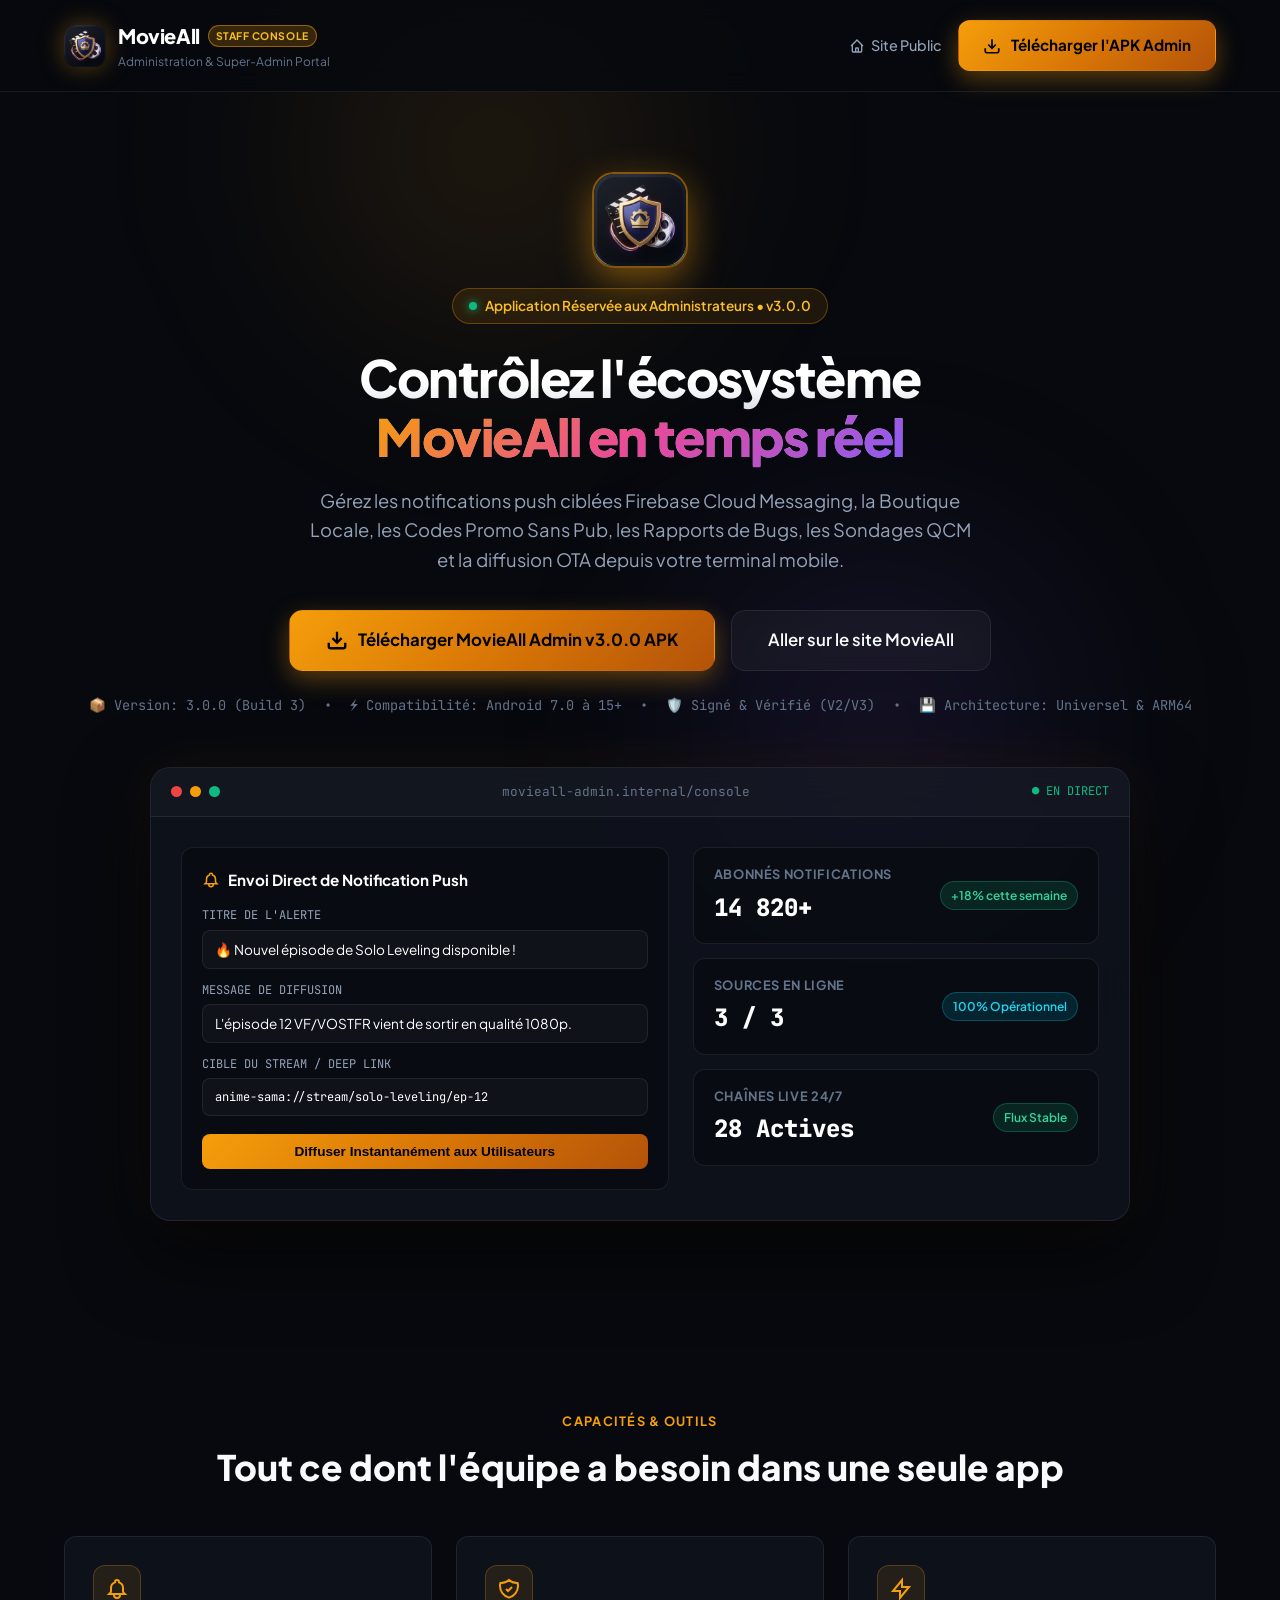
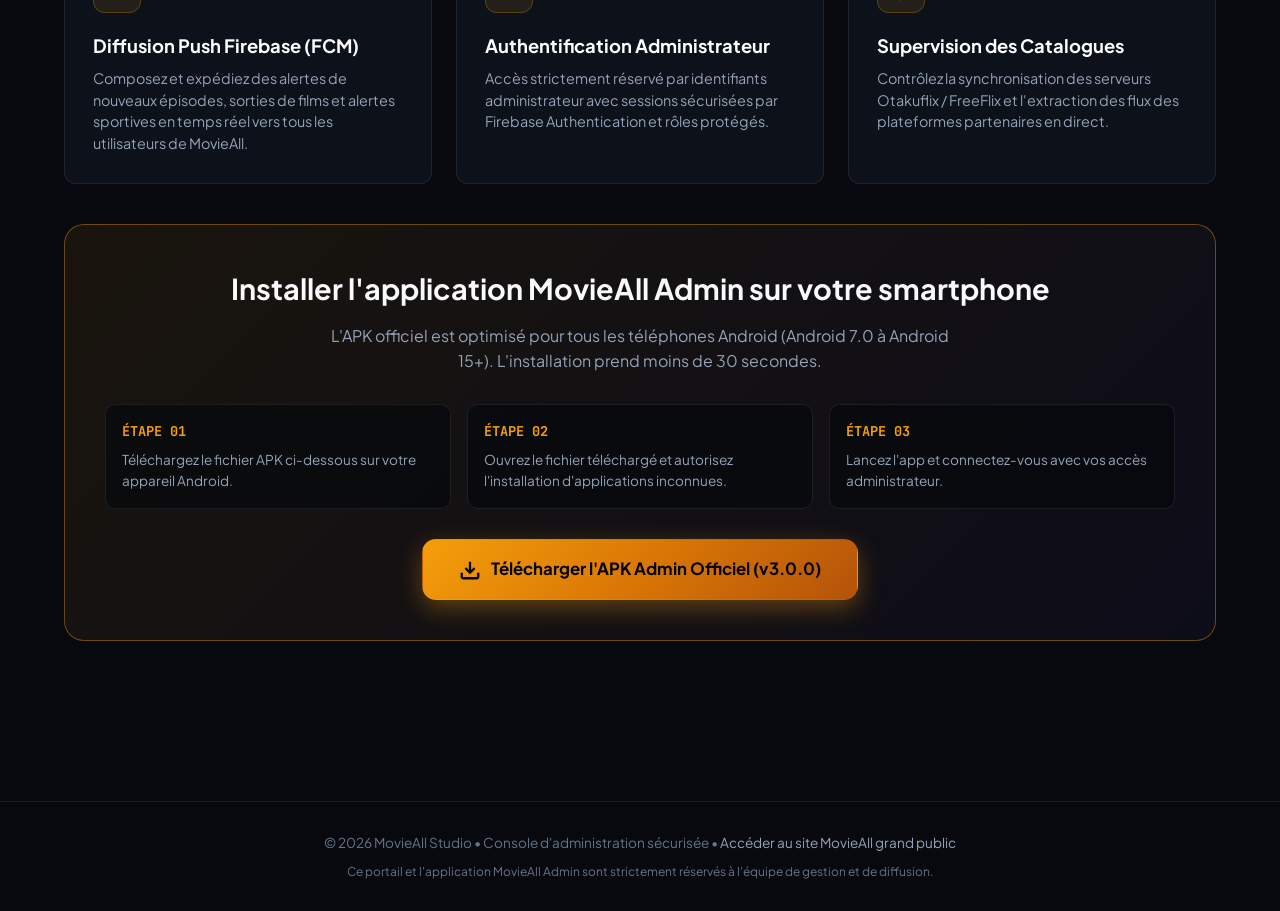
<file: admin/index.html>
<!DOCTYPE html>
<html lang="fr">
<head>
  <meta charset="UTF-8">
  <meta name="viewport" content="width=device-width, initial-scale=1.0">
  <title>MovieAll Admin — Console de Gestion & Téléchargement APK Officiel</title>
  <link rel="icon" type="image/png" href="../assets/admin-logo.png">
  <meta name="description" content="Portail officiel MovieAll Admin. Téléchargez l'application Android MovieAll Admin pour gérer les notifications push, les catalogues et les flux en direct.">
  <link rel="preconnect" href="https://fonts.googleapis.com">
  <link rel="preconnect" href="https://fonts.gstatic.com" crossorigin>
  <link href="https://fonts.googleapis.com/css2?family=Plus+Jakarta+Sans:wght@300;400;500;600;700;800&family=JetBrains+Mono:wght@400;500;700&display=swap" rel="stylesheet">
  <style>
    :root {
      --bg-dark: #07090e;
      --bg-card: rgba(16, 20, 31, 0.75);
      --bg-card-hover: rgba(22, 28, 44, 0.9);
      --border-glass: rgba(255, 255, 255, 0.08);
      --border-accent: rgba(245, 158, 11, 0.4);
      --primary: #f59e0b;
      --primary-glow: rgba(245, 158, 11, 0.35);
      --primary-gradient: linear-gradient(135deg, #f59e0b 0%, #d97706 50%, #b45309 100%);
      --accent-violet: #8b5cf6;
      --accent-cyan: #06b6d4;
      --text-main: #f8fafc;
      --text-muted: #94a3b8;
      --text-dim: #64748b;
      --success: #10b981;
      --radius-lg: 20px;
      --radius-md: 12px;
      --font-main: 'Plus Jakarta Sans', -apple-system, BlinkMacSystemFont, sans-serif;
      --font-mono: 'JetBrains Mono', monospace;
    }

    * {
      box-sizing: border-box;
      margin: 0;
      padding: 0;
    }

    body {
      background-color: var(--bg-dark);
      color: var(--text-main);
      font-family: var(--font-main);
      line-height: 1.6;
      overflow-x: hidden;
      min-height: 100vh;
      position: relative;
    }

    /* Ambient background glows */
    body::before {
      content: '';
      position: fixed;
      top: -150px;
      left: 15%;
      width: 600px;
      height: 600px;
      background: radial-gradient(circle, rgba(245, 158, 11, 0.12) 0%, transparent 70%);
      pointer-events: none;
      z-index: 0;
      filter: blur(80px);
    }

    body::after {
      content: '';
      position: fixed;
      bottom: -100px;
      right: 10%;
      width: 550px;
      height: 550px;
      background: radial-gradient(circle, rgba(139, 92, 246, 0.14) 0%, transparent 70%);
      pointer-events: none;
      z-index: 0;
      filter: blur(90px);
    }

    /* Container */
    .container {
      max-width: 1200px;
      margin: 0 auto;
      padding: 0 24px;
      position: relative;
      z-index: 1;
    }

    /* Navigation */
    nav.navbar {
      display: flex;
      align-items: center;
      justify-content: space-between;
      padding: 20px 0;
      border-bottom: 1px solid var(--border-glass);
      backdrop-filter: blur(12px);
      position: sticky;
      top: 0;
      z-index: 100;
      background: rgba(7, 9, 14, 0.82);
    }

    .brand {
      display: flex;
      align-items: center;
      gap: 12px;
      text-decoration: none;
    }

    .brand-logo {
      width: 42px;
      height: 42px;
      border-radius: 12px;
      background: linear-gradient(135deg, #f59e0b, #ec4899);
      display: flex;
      align-items: center;
      justify-content: center;
      box-shadow: 0 0 24px var(--primary-glow);
    }

    .brand-logo svg {
      width: 24px;
      height: 24px;
      color: #fff;
    }

    .brand-text {
      display: flex;
      flex-direction: column;
    }

    .brand-title {
      font-size: 1.25rem;
      font-weight: 800;
      letter-spacing: -0.02em;
      color: #fff;
      display: flex;
      align-items: center;
      gap: 8px;
    }

    .admin-pill {
      font-size: 0.65rem;
      font-weight: 700;
      background: rgba(245, 158, 11, 0.2);
      border: 1px solid rgba(245, 158, 11, 0.5);
      color: #fbbf24;
      padding: 2px 7px;
      border-radius: 20px;
      letter-spacing: 0.05em;
      text-transform: uppercase;
    }

    .brand-subtitle {
      font-size: 0.75rem;
      color: var(--text-dim);
    }

    .nav-actions {
      display: flex;
      align-items: center;
      gap: 16px;
    }

    .nav-link {
      color: var(--text-muted);
      text-decoration: none;
      font-size: 0.9rem;
      font-weight: 500;
      transition: color 0.2s;
    }

    .nav-link:hover {
      color: #fff;
    }

    .btn {
      display: inline-flex;
      align-items: center;
      justify-content: center;
      gap: 10px;
      padding: 12px 24px;
      border-radius: var(--radius-md);
      font-family: var(--font-main);
      font-weight: 600;
      font-size: 0.95rem;
      text-decoration: none;
      cursor: pointer;
      transition: all 0.25s cubic-bezier(0.16, 1, 0.3, 1);
      border: 1px solid transparent;
      outline: none;
    }

    .btn-primary {
      background: var(--primary-gradient);
      color: #000;
      font-weight: 700;
      box-shadow: 0 8px 24px var(--primary-glow);
    }

    .btn-primary:hover {
      transform: translateY(-2px);
      box-shadow: 0 14px 32px rgba(245, 158, 11, 0.55);
      filter: brightness(1.08);
    }

    .btn-secondary {
      background: rgba(255, 255, 255, 0.04);
      color: var(--text-main);
      border-color: var(--border-glass);
      backdrop-filter: blur(8px);
    }

    .btn-secondary:hover {
      background: rgba(255, 255, 255, 0.08);
      border-color: rgba(255, 255, 255, 0.2);
      transform: translateY(-2px);
    }

    /* Hero Section */
    .hero {
      padding: 80px 0 60px;
      text-align: center;
    }

    .hero-badge {
      display: inline-flex;
      align-items: center;
      gap: 8px;
      padding: 6px 16px;
      background: rgba(245, 158, 11, 0.1);
      border: 1px solid rgba(245, 158, 11, 0.3);
      border-radius: 30px;
      font-size: 0.85rem;
      color: #fbbf24;
      font-weight: 600;
      margin-bottom: 24px;
      animation: pulse 3s infinite;
    }

    .status-dot {
      width: 8px;
      height: 8px;
      border-radius: 50%;
      background: var(--success);
      box-shadow: 0 0 10px var(--success);
    }

    .hero h1 {
      font-size: 3.2rem;
      font-weight: 800;
      line-height: 1.15;
      letter-spacing: -0.03em;
      margin-bottom: 20px;
      background: linear-gradient(180deg, #ffffff 30%, #94a3b8 100%);
      -webkit-background-clip: text;
      -webkit-text-fill-color: transparent;
    }

    .hero h1 span.gradient {
      background: linear-gradient(135deg, #f59e0b 0%, #ec4899 50%, #8b5cf6 100%);
      -webkit-background-clip: text;
      -webkit-text-fill-color: transparent;
    }

    .hero-desc {
      font-size: 1.15rem;
      color: var(--text-muted);
      max-width: 680px;
      margin: 0 auto 36px;
    }

    .hero-cta {
      display: flex;
      flex-wrap: wrap;
      justify-content: center;
      gap: 16px;
      margin-bottom: 24px;
    }

    .btn-download-hero {
      padding: 16px 36px;
      font-size: 1.05rem;
      border-radius: 14px;
    }

    .btn-download-hero svg {
      width: 22px;
      height: 22px;
    }

    .build-specs {
      display: flex;
      align-items: center;
      justify-content: center;
      gap: 18px;
      font-size: 0.85rem;
      color: var(--text-dim);
      font-family: var(--font-mono);
      flex-wrap: wrap;
    }

    .build-specs span {
      display: flex;
      align-items: center;
      gap: 6px;
    }

    /* Dashboard preview card */
    .preview-wrapper {
      margin: 50px auto;
      max-width: 980px;
      border-radius: var(--radius-lg);
      border: 1px solid var(--border-glass);
      background: var(--bg-card);
      backdrop-filter: blur(20px);
      box-shadow: 0 30px 80px rgba(0, 0, 0, 0.7), 0 0 60px rgba(245, 158, 11, 0.08);
      overflow: hidden;
      position: relative;
    }

    .preview-header {
      display: flex;
      align-items: center;
      justify-content: space-between;
      padding: 14px 20px;
      border-bottom: 1px solid var(--border-glass);
      background: rgba(255, 255, 255, 0.02);
    }

    .window-dots {
      display: flex;
      gap: 8px;
    }

    .dot {
      width: 11px;
      height: 11px;
      border-radius: 50%;
    }

    .dot.red { background: #ef4444; }
    .dot.yellow { background: #f59e0b; }
    .dot.green { background: #10b981; }

    .preview-title {
      font-size: 0.8rem;
      color: var(--text-dim);
      font-family: var(--font-mono);
    }

    .preview-body {
      padding: 30px;
      display: grid;
      grid-template-columns: 1.2fr 1fr;
      gap: 24px;
      text-align: left;
    }

    @media (max-width: 768px) {
      .preview-body {
        grid-template-columns: 1fr;
      }
      .hero h1 {
        font-size: 2.2rem;
      }
    }

    /* Mock notification composer */
    .composer-card {
      background: rgba(7, 9, 14, 0.6);
      border: 1px solid var(--border-glass);
      border-radius: var(--radius-md);
      padding: 20px;
    }

    .composer-title {
      font-size: 0.95rem;
      font-weight: 700;
      color: #fff;
      margin-bottom: 14px;
      display: flex;
      align-items: center;
      gap: 8px;
    }

    .composer-title svg {
      color: var(--primary);
    }

    .form-group {
      margin-bottom: 12px;
    }

    .form-group label {
      display: block;
      font-size: 0.75rem;
      color: var(--text-muted);
      margin-bottom: 4px;
      font-family: var(--font-mono);
    }

    .form-input {
      width: 100%;
      background: rgba(255, 255, 255, 0.03);
      border: 1px solid rgba(255, 255, 255, 0.08);
      border-radius: 8px;
      padding: 10px 12px;
      color: #fff;
      font-size: 0.85rem;
      font-family: var(--font-main);
    }

    .btn-send-mock {
      width: 100%;
      background: var(--primary-gradient);
      color: #000;
      border: none;
      padding: 10px;
      border-radius: 8px;
      font-weight: 700;
      font-size: 0.85rem;
      cursor: pointer;
      margin-top: 6px;
      transition: opacity 0.2s;
    }

    .btn-send-mock:hover {
      opacity: 0.9;
    }

    /* Mock metrics cards */
    .metrics-col {
      display: flex;
      flex-direction: column;
      gap: 14px;
    }

    .metric-box {
      background: rgba(7, 9, 14, 0.6);
      border: 1px solid var(--border-glass);
      border-radius: var(--radius-md);
      padding: 16px 20px;
      display: flex;
      align-items: center;
      justify-content: space-between;
    }

    .metric-info h4 {
      font-size: 0.8rem;
      color: var(--text-dim);
      text-transform: uppercase;
      letter-spacing: 0.05em;
      margin-bottom: 4px;
    }

    .metric-info .value {
      font-size: 1.5rem;
      font-weight: 800;
      font-family: var(--font-mono);
      color: #fff;
    }

    .metric-badge {
      font-size: 0.75rem;
      padding: 4px 10px;
      border-radius: 20px;
      font-weight: 600;
      background: rgba(16, 185, 129, 0.15);
      color: #34d399;
      border: 1px solid rgba(16, 185, 129, 0.3);
    }

    /* Features Grid */
    .features-section {
      padding: 80px 0;
      text-align: center;
    }

    .section-tag {
      font-size: 0.8rem;
      font-weight: 700;
      color: var(--primary);
      text-transform: uppercase;
      letter-spacing: 0.1em;
      margin-bottom: 8px;
    }

    .section-title {
      font-size: 2.2rem;
      font-weight: 800;
      margin-bottom: 40px;
    }

    .features-grid {
      display: grid;
      grid-template-columns: repeat(auto-fit, minmax(320px, 1fr));
      gap: 24px;
      text-align: left;
    }

    .feature-card {
      background: var(--bg-card);
      border: 1px solid var(--border-glass);
      border-radius: var(--radius-md);
      padding: 28px;
      transition: all 0.3s;
      position: relative;
      overflow: hidden;
    }

    .feature-card:hover {
      background: var(--bg-card-hover);
      border-color: rgba(245, 158, 11, 0.3);
      transform: translateY(-4px);
    }

    .feature-icon {
      width: 48px;
      height: 48px;
      border-radius: 12px;
      background: rgba(245, 158, 11, 0.1);
      border: 1px solid rgba(245, 158, 11, 0.25);
      display: flex;
      align-items: center;
      justify-content: center;
      margin-bottom: 18px;
      color: var(--primary);
    }

    .feature-card h3 {
      font-size: 1.15rem;
      font-weight: 700;
      margin-bottom: 8px;
      color: #fff;
    }

    .feature-card p {
      font-size: 0.9rem;
      color: var(--text-muted);
      line-height: 1.5;
    }

    /* Installation Box */
    .install-box {
      margin: 40px auto 80px;
      background: linear-gradient(135deg, rgba(245, 158, 11, 0.08) 0%, rgba(139, 92, 246, 0.05) 100%);
      border: 1px solid var(--border-accent);
      border-radius: var(--radius-lg);
      padding: 40px;
      text-align: center;
      position: relative;
    }

    .install-box h2 {
      font-size: 1.8rem;
      margin-bottom: 12px;
    }

    .install-box p {
      color: var(--text-muted);
      max-width: 620px;
      margin: 0 auto 28px;
    }

    .install-steps {
      display: grid;
      grid-template-columns: repeat(auto-fit, minmax(220px, 1fr));
      gap: 16px;
      margin: 30px 0;
      text-align: left;
    }

    .step-item {
      background: rgba(7, 9, 14, 0.7);
      border: 1px solid var(--border-glass);
      border-radius: 10px;
      padding: 16px;
    }

    .step-num {
      font-family: var(--font-mono);
      font-weight: 700;
      color: var(--primary);
      margin-bottom: 6px;
      font-size: 0.85rem;
    }

    .step-text {
      font-size: 0.85rem;
      color: var(--text-muted);
    }

    /* Footer */
    footer {
      border-top: 1px solid var(--border-glass);
      padding: 30px 0;
      text-align: center;
      font-size: 0.85rem;
      color: var(--text-dim);
    }

    footer a {
      color: var(--text-muted);
      text-decoration: none;
      transition: color 0.2s;
    }

    footer a:hover {
      color: var(--primary);
    }

    /* Toast */
    #download-toast {
      position: fixed;
      bottom: 24px;
      right: 24px;
      background: rgba(16, 20, 31, 0.95);
      border: 1px solid var(--primary);
      box-shadow: 0 10px 40px rgba(0, 0, 0, 0.8), 0 0 20px var(--primary-glow);
      color: #fff;
      padding: 16px 22px;
      border-radius: 12px;
      font-size: 0.9rem;
      display: none;
      align-items: center;
      gap: 12px;
      z-index: 1000;
      backdrop-filter: blur(12px);
      animation: slideIn 0.3s ease;
    }

    @keyframes slideIn {
      from { transform: translateY(20px); opacity: 0; }
      to { transform: translateY(0); opacity: 1; }
    }

    @keyframes pulse {
      0%, 100% { opacity: 1; }
      50% { opacity: 0.75; }
    }
  </style>
</head>
<body>

  <!-- Navigation -->
  <nav class="navbar">
    <div class="container" style="display: flex; align-items: center; justify-content: space-between; width: 100%;">
      <a href="index.html" class="brand">
        <div class="brand-logo" style="overflow: hidden; background: transparent;">
          <img src="../assets/admin-logo.png" alt="MovieAll Admin Logo" style="width: 100%; height: 100%; object-fit: cover; border-radius: 12px;">
        </div>
        <div class="brand-text">
          <span class="brand-title">MovieAll <span class="admin-pill">Staff Console</span></span>
          <span class="brand-subtitle">Administration & Super-Admin Portal</span>
        </div>
      </a>

      <div class="nav-actions">
        <a href="../index.html" class="nav-link">
          <svg style="width:16px;height:16px;vertical-align:-3px;margin-right:4px;" fill="none" stroke="currentColor" stroke-width="2" viewBox="0 0 24 24">
            <path d="M3 12l2-2m0 0l7-7 7 7M5 10v10a1 1 0 001 1h3m10-11l2 2m-2-2v10a1 1 0 01-1 1h-3m-6 0a1 1 0 001-1v-4a1 1 0 011-1h2a1 1 0 011 1v4a1 1 0 001 1m-6 0h6"/>
          </svg>
          Site Public
        </a>
        <a href="https://github.com/abdoulboureima1000000/abdoul/releases/download/v3.0.0/movieall-admin-release.apk" download="movieall-admin-v3.0.0.apk" class="btn btn-primary" id="nav-download-btn">
          <svg width="18" height="18" viewBox="0 0 24 24" fill="none" stroke="currentColor" stroke-width="2.2">
            <path d="M21 15v4a2 2 0 0 1-2 2H5a2 2 0 0 1-2-2v-4"></path>
            <polyline points="7 10 12 15 17 10"></polyline>
            <line x1="12" y1="15" x2="12" y2="3"></line>
          </svg>
          Télécharger l'APK Admin
        </a>
      </div>
    </div>
  </nav>

  <!-- Hero -->
  <section class="hero">
    <div class="container">
      <div style="margin-bottom: 20px; display: flex; justify-content: center;">
        <img src="../assets/admin-logo.png" alt="MovieAll Admin 3D Logo" style="width: 96px; height: 96px; border-radius: 22px; box-shadow: 0 12px 36px rgba(245, 158, 11, 0.45); border: 2px solid rgba(245, 158, 11, 0.5);">
      </div>
      <div class="hero-badge">
        <span class="status-dot"></span>
        Application Réservée aux Administrateurs • v3.0.0
      </div>

      <h1>
        Contrôlez l'écosystème <br>
        <span class="gradient">MovieAll en temps réel</span>
      </h1>

      <p class="hero-desc">
        Gérez les notifications push ciblées Firebase Cloud Messaging, la Boutique Locale, les Codes Promo Sans Pub, les Rapports de Bugs, les Sondages QCM et la diffusion OTA depuis votre terminal mobile.
      </p>

      <div class="hero-cta">
        <a href="https://github.com/abdoulboureima1000000/abdoul/releases/download/v3.0.0/movieall-admin-release.apk" download="movieall-admin-v3.0.0.apk" class="btn btn-primary btn-download-hero" id="hero-admin-download">
          <svg viewBox="0 0 24 24" fill="none" stroke="currentColor" stroke-width="2.5">
            <path d="M21 15v4a2 2 0 0 1-2 2H5a2 2 0 0 1-2-2v-4"></path>
            <polyline points="7 10 12 15 17 10"></polyline>
            <line x1="12" y1="15" x2="12" y2="3"></line>
          </svg>
          Télécharger MovieAll Admin v3.0.0 APK
        </a>
        <a href="../index.html" class="btn btn-secondary btn-download-hero">
          Aller sur le site MovieAll
        </a>
      </div>

      <div class="build-specs">
        <span>📦 Version: 3.0.0 (Build 3)</span>
        <span>•</span>
        <span>⚡ Compatibilité: Android 7.0 à 15+</span>
        <span>•</span>
        <span>🛡️ Signé & Vérifié (V2/V3)</span>
        <span>•</span>
        <span>💾 Architecture: Universel & ARM64</span>
      </div>

      <!-- Dashboard Preview -->
      <div class="preview-wrapper">
        <div class="preview-header">
          <div class="window-dots">
            <span class="dot red"></span>
            <span class="dot yellow"></span>
            <span class="dot green"></span>
          </div>
          <span class="preview-title">movieall-admin.internal/console</span>
          <span style="font-size:0.75rem; color:var(--success); font-family:var(--font-mono);">● EN DIRECT</span>
        </div>

        <div class="preview-body">
          <!-- Left: Notification Sender Preview -->
          <div class="composer-card">
            <div class="composer-title">
              <svg width="18" height="18" fill="none" stroke="currentColor" stroke-width="2" viewBox="0 0 24 24">
                <path d="M15 17h5l-1.405-1.405A2.032 2.032 0 0118 14.158V11a6.002 6.002 0 00-4-5.659V5a2 2 0 10-4 0v.341C7.67 6.165 6 8.388 6 11v3.159c0 .538-.214 1.055-.595 1.436L4 17h5m6 0v1a3 3 0 11-6 0v-1m6 0H9"/>
              </svg>
              Envoi Direct de Notification Push
            </div>
            <div class="form-group">
              <label>TITRE DE L'ALERTE</label>
              <input type="text" class="form-input" id="demo-title" value="🔥 Nouvel épisode de Solo Leveling disponible !" readonly>
            </div>
            <div class="form-group">
              <label>MESSAGE DE DIFFUSION</label>
              <input type="text" class="form-input" id="demo-msg" value="L'épisode 12 VF/VOSTFR vient de sortir en qualité 1080p." readonly>
            </div>
            <div class="form-group">
              <label>CIBLE DU STREAM / DEEP LINK</label>
              <input type="text" class="form-input" style="font-family:var(--font-mono); font-size:0.75rem;" value="anime-sama://stream/solo-leveling/ep-12" readonly>
            </div>
            <button class="btn-send-mock" onclick="triggerMockSend()">Diffuser Instantanément aux Utilisateurs</button>
          </div>

          <!-- Right: Metrics -->
          <div class="metrics-col">
            <div class="metric-box">
              <div class="metric-info">
                <h4>Abonnés Notifications</h4>
                <div class="value">14 820+</div>
              </div>
              <span class="metric-badge">+18% cette semaine</span>
            </div>

            <div class="metric-box">
              <div class="metric-info">
                <h4>Sources en Ligne</h4>
                <div class="value">3 / 3</div>
              </div>
              <span class="metric-badge" style="background:rgba(6,182,212,0.15); color:#22d3ee; border-color:rgba(6,182,212,0.3);">100% Opérationnel</span>
            </div>

            <div class="metric-box">
              <div class="metric-info">
                <h4>Chaînes Live 24/7</h4>
                <div class="value">28 Actives</div>
              </div>
              <span class="metric-badge">Flux Stable</span>
            </div>
          </div>
        </div>
      </div>
    </div>
  </section>

  <!-- Features Section -->
  <section class="features-section">
    <div class="container">
      <div class="section-tag">Capacités & Outils</div>
      <h2 class="section-title">Tout ce dont l'équipe a besoin dans une seule app</h2>

      <div class="features-grid">
        <div class="feature-card">
          <div class="feature-icon">
            <svg width="24" height="24" fill="none" stroke="currentColor" stroke-width="2" viewBox="0 0 24 24">
              <path d="M15 17h5l-1.405-1.405A2.032 2.032 0 0118 14.158V11a6.002 6.002 0 00-4-5.659V5a2 2 0 10-4 0v.341C7.67 6.165 6 8.388 6 11v3.159c0 .538-.214 1.055-.595 1.436L4 17h5m6 0v1a3 3 0 11-6 0v-1m6 0H9"/>
            </svg>
          </div>
          <h3>Diffusion Push Firebase (FCM)</h3>
          <p>Composez et expédiez des alertes de nouveaux épisodes, sorties de films et alertes sportives en temps réel vers tous les utilisateurs de MovieAll.</p>
        </div>

        <div class="feature-card">
          <div class="feature-icon">
            <svg width="24" height="24" fill="none" stroke="currentColor" stroke-width="2" viewBox="0 0 24 24">
              <path d="M9 12l2 2 4-4m5.618-4.016A11.955 11.955 0 0112 2.944a11.955 11.955 0 01-8.618 3.04A12.02 12.02 0 003 9c0 5.591 3.824 10.29 9 11.622 5.176-1.332 9-6.03 9-11.622 0-1.042-.133-2.052-.382-3.016z"/>
            </svg>
          </div>
          <h3>Authentification Administrateur</h3>
          <p>Accès strictement réservé par identifiants administrateur avec sessions sécurisées par Firebase Authentication et rôles protégés.</p>
        </div>

        <div class="feature-card">
          <div class="feature-icon">
            <svg width="24" height="24" fill="none" stroke="currentColor" stroke-width="2" viewBox="0 0 24 24">
              <path d="M13 10V3L4 14h7v7l9-11h-7z"/>
            </svg>
          </div>
          <h3>Supervision des Catalogues</h3>
          <p>Contrôlez la synchronisation des serveurs Otakuflix / FreeFlix et l'extraction des flux des plateformes partenaires en direct.</p>
        </div>
      </div>

      <!-- Installation Box -->
      <div class="install-box">
        <h2>Installer l'application MovieAll Admin sur votre smartphone</h2>
        <p>L'APK officiel est optimisé pour tous les téléphones Android (Android 7.0 à Android 15+). L'installation prend moins de 30 secondes.</p>

        <div class="install-steps">
          <div class="step-item">
            <div class="step-num">ÉTAPE 01</div>
            <div class="step-text">Téléchargez le fichier APK ci-dessous sur votre appareil Android.</div>
          </div>
          <div class="step-item">
            <div class="step-num">ÉTAPE 02</div>
            <div class="step-text">Ouvrez le fichier téléchargé et autorisez l'installation d'applications inconnues.</div>
          </div>
          <div class="step-item">
            <div class="step-num">ÉTAPE 03</div>
            <div class="step-text">Lancez l'app et connectez-vous avec vos accès administrateur.</div>
          </div>
        </div>

        <a href="https://github.com/abdoulboureima1000000/abdoul/releases/download/v3.0.0/movieall-admin-release.apk" download="movieall-admin-v3.0.0.apk" class="btn btn-primary btn-download-hero" id="install-box-download">
          <svg width="22" height="22" viewBox="0 0 24 24" fill="none" stroke="currentColor" stroke-width="2.5">
            <path d="M21 15v4a2 2 0 0 1-2 2H5a2 2 0 0 1-2-2v-4"></path>
            <polyline points="7 10 12 15 17 10"></polyline>
            <line x1="12" y1="15" x2="12" y2="3"></line>
          </svg>
          Télécharger l'APK Admin Officiel (v3.0.0)
        </a>
      </div>
    </div>
  </section>

  <!-- Footer -->
  <footer>
    <div class="container">
      <p style="margin-bottom:8px;">
        © 2026 MovieAll Studio • Console d'administration sécurisée • 
        <a href="../index.html">Accéder au site MovieAll grand public</a>
      </p>
      <p style="color:var(--text-dim); font-size:0.75rem;">
        Ce portail et l'application MovieAll Admin sont strictement réservés à l'équipe de gestion et de diffusion.
      </p>
    </div>
  </footer>

  <!-- Toast -->
  <div id="download-toast">
    <svg width="24" height="24" viewBox="0 0 24 24" fill="none" stroke="#10b981" stroke-width="2.5">
      <path d="M22 11.08V12a10 10 0 1 1-5.93-9.14"></path>
      <polyline points="22 4 12 14.01 9 11.01"></polyline>
    </svg>
    <div>
      <div style="font-weight:700;">Téléchargement de MovieAll Admin lancé !</div>
      <div style="font-size:0.8rem; color:var(--text-muted);">Le fichier movieall-admin-release.apk (~24 Mo) est en cours de téléchargement.</div>
    </div>
  </div>

  <script>
    // Toast trigger on download
    const toast = document.getElementById('download-toast');
    document.querySelectorAll('a[download]').forEach(btn => {
      btn.addEventListener('click', () => {
        toast.style.display = 'flex';
        setTimeout(() => {
          toast.style.display = 'none';
        }, 5000);
      });
    });

    function triggerMockSend() {
      const btn = document.querySelector('.btn-send-mock');
      const originalText = btn.innerText;
      btn.innerText = 'Envoi en cours à 14 820 appareils...';
      btn.style.opacity = '0.7';
      setTimeout(() => {
        btn.innerText = '✓ Diffusé avec succès !';
        btn.style.background = '#10b981';
        btn.style.color = '#fff';
        setTimeout(() => {
          btn.innerText = originalText;
          btn.style.background = '';
          btn.style.color = '';
          btn.style.opacity = '1';
        }, 2500);
      }, 1200);
    }
  </script>
</body>
</html>
</file>
<file: css/style.css>
/* ==========================================================================
   MovieAll - Modern Landing Page Stylesheet
   Theme: Cinema Dark / Neon Cyber Glow / Glassmorphism
   ========================================================================== */

:root {
  /* Color Palette */
  --bg-primary: #090a10;
  --bg-secondary: #0f111a;
  --bg-card: rgba(22, 25, 38, 0.7);
  --bg-card-hover: rgba(30, 34, 52, 0.85);
  --bg-glass: rgba(18, 20, 32, 0.65);
  
  --primary: #8b5cf6;
  --primary-glow: rgba(139, 92, 246, 0.45);
  --primary-light: #a78bfa;
  --primary-dark: #6d28d9;
  
  --accent-pink: #ec4899;
  --accent-pink-glow: rgba(236, 72, 153, 0.4);
  --accent-cyan: #06b6d4;
  --accent-cyan-glow: rgba(6, 182, 212, 0.35);
  --accent-amber: #f59e0b;
  --accent-green: #10b981;

  --text-primary: #f8fafc;
  --text-secondary: #94a3b8;
  --text-muted: #64748b;
  
  --border-subtle: rgba(255, 255, 255, 0.08);
  --border-light: rgba(255, 255, 255, 0.15);
  --border-active: rgba(139, 92, 246, 0.5);

  --gradient-brand: linear-gradient(135deg, #8b5cf6 0%, #ec4899 50%, #f43f5e 100%);
  --gradient-glow: linear-gradient(135deg, rgba(139, 92, 246, 0.2), rgba(236, 72, 153, 0.2));
  --gradient-card: linear-gradient(180deg, rgba(255, 255, 255, 0.04) 0%, rgba(255, 255, 255, 0.01) 100%);
  
  /* Fonts & Typography */
  --font-main: 'Plus Jakarta Sans', -apple-system, BlinkMacSystemFont, 'Segoe UI', Roboto, sans-serif;
  --font-heading: 'Outfit', sans-serif;
  --font-mono: 'Space Grotesk', monospace;

  /* Shadows */
  --shadow-sm: 0 4px 12px rgba(0, 0, 0, 0.2);
  --shadow-md: 0 10px 30px rgba(0, 0, 0, 0.35);
  --shadow-lg: 0 20px 50px rgba(0, 0, 0, 0.5);
  --shadow-glow: 0 0 40px var(--primary-glow);
  --shadow-phone: 0 25px 60px -15px rgba(0, 0, 0, 0.8), 0 0 50px rgba(139, 92, 246, 0.25);

  /* Layout */
  --max-width: 1240px;
  --nav-height: 80px;
  --radius-sm: 8px;
  --radius-md: 16px;
  --radius-lg: 24px;
  --radius-xl: 36px;
  --radius-full: 9999px;

  /* Transitions */
  --trans-fast: 0.2s cubic-bezier(0.16, 1, 0.3, 1);
  --trans-normal: 0.35s cubic-bezier(0.16, 1, 0.3, 1);
  --trans-slow: 0.6s cubic-bezier(0.16, 1, 0.3, 1);
}

/* ==========================================================================
   Reset & Base Styles
   ========================================================================== */

*, *::before, *::after {
  box-sizing: border-box;
  margin: 0;
  padding: 0;
}

html {
  scroll-behavior: smooth;
  font-size: 16px;
}

body {
  font-family: var(--font-main);
  background-color: var(--bg-primary);
  color: var(--text-primary);
  line-height: 1.6;
  overflow-x: hidden;
  position: relative;
  -webkit-font-smoothing: antialiased;
}

/* Ambient Background Glows */
.ambient-glow {
  position: fixed;
  border-radius: 50%;
  filter: blur(120px);
  pointer-events: none;
  z-index: 0;
  opacity: 0.5;
  will-change: transform;
}

.glow-top-left {
  top: -150px;
  left: -150px;
  width: 550px;
  height: 550px;
  background: radial-gradient(circle, rgba(139, 92, 246, 0.45) 0%, transparent 70%);
}

.glow-top-right {
  top: 100px;
  right: -200px;
  width: 650px;
  height: 650px;
  background: radial-gradient(circle, rgba(236, 72, 153, 0.35) 0%, transparent 70%);
}

.glow-center {
  top: 45%;
  left: 50%;
  transform: translate(-50%, -50%);
  width: 750px;
  height: 750px;
  background: radial-gradient(circle, rgba(6, 182, 212, 0.2) 0%, transparent 70%);
}

.glow-bottom {
  bottom: -150px;
  left: 20%;
  width: 600px;
  height: 600px;
  background: radial-gradient(circle, rgba(139, 92, 246, 0.3) 0%, transparent 70%);
}

/* Subtle Grid Pattern Overlay */
.bg-grid-overlay {
  position: fixed;
  top: 0;
  left: 0;
  width: 100%;
  height: 100%;
  background-image: 
    linear-gradient(to right, rgba(255, 255, 255, 0.02) 1px, transparent 1px),
    linear-gradient(to bottom, rgba(255, 255, 255, 0.02) 1px, transparent 1px);
  background-size: 60px 60px;
  pointer-events: none;
  z-index: 1;
}

.content-wrapper {
  position: relative;
  z-index: 2;
}

/* Container */
.container {
  width: 100%;
  max-width: var(--max-width);
  margin-left: auto;
  margin-right: auto;
  padding-left: 24px;
  padding-right: 24px;
}

/* Typography Helpers */
h1, h2, h3, h4, h5, h6 {
  font-family: var(--font-heading);
  color: var(--text-primary);
  font-weight: 700;
  line-height: 1.2;
}

.gradient-text {
  background: var(--gradient-brand);
  -webkit-background-clip: text;
  -webkit-text-fill-color: transparent;
  display: inline-block;
}

.gradient-text-cyan {
  background: linear-gradient(135deg, #38bdf8 0%, #818cf8 100%);
  -webkit-background-clip: text;
  -webkit-text-fill-color: transparent;
  display: inline-block;
}

/* Section Common Header */
.section-header {
  text-align: center;
  max-width: 680px;
  margin: 0 auto 60px auto;
}

.badge-pill {
  display: inline-flex;
  align-items: center;
  gap: 8px;
  padding: 6px 16px;
  background: rgba(139, 92, 246, 0.12);
  border: 1px solid rgba(139, 92, 246, 0.3);
  border-radius: var(--radius-full);
  color: var(--primary-light);
  font-size: 0.85rem;
  font-weight: 600;
  letter-spacing: 0.5px;
  text-transform: uppercase;
  margin-bottom: 16px;
  backdrop-filter: blur(8px);
}

.badge-pill.hot {
  background: rgba(236, 72, 153, 0.12);
  border-color: rgba(236, 72, 153, 0.35);
  color: #f472b6;
}

.section-title {
  font-size: clamp(2rem, 3.5vw, 2.75rem);
  letter-spacing: -0.02em;
  margin-bottom: 16px;
}

.section-subtitle {
  color: var(--text-secondary);
  font-size: 1.1rem;
  line-height: 1.6;
}

/* Buttons */
.btn {
  display: inline-flex;
  align-items: center;
  justify-content: center;
  gap: 12px;
  padding: 14px 28px;
  border-radius: var(--radius-full);
  font-family: var(--font-main);
  font-size: 1rem;
  font-weight: 600;
  text-decoration: none;
  cursor: pointer;
  border: none;
  outline: none;
  transition: all var(--trans-normal);
  position: relative;
  overflow: hidden;
  white-space: nowrap;
}

.btn-primary {
  background: var(--gradient-brand);
  color: #ffffff;
  box-shadow: 0 8px 24px rgba(139, 92, 246, 0.4), 0 0 0 1px rgba(255, 255, 255, 0.15) inset;
}

.btn-primary:hover {
  transform: translateY(-2px);
  box-shadow: 0 14px 32px rgba(139, 92, 246, 0.6), 0 0 0 1px rgba(255, 255, 255, 0.3) inset;
}

.btn-primary:active {
  transform: translateY(0);
}

.btn-primary .btn-ripple {
  position: absolute;
  top: 0;
  left: -100%;
  width: 100%;
  height: 100%;
  background: linear-gradient(90deg, transparent, rgba(255, 255, 255, 0.25), transparent);
  transition: left 0.7s ease;
}

.btn-primary:hover .btn-ripple {
  left: 100%;
}

.btn-secondary {
  background: rgba(255, 255, 255, 0.05);
  color: var(--text-primary);
  border: 1px solid var(--border-light);
  backdrop-filter: blur(10px);
}

.btn-secondary:hover {
  background: rgba(255, 255, 255, 0.1);
  border-color: rgba(255, 255, 255, 0.3);
  transform: translateY(-2px);
}

.btn-glow {
  position: relative;
}

.btn-glow::after {
  content: '';
  position: absolute;
  inset: -2px;
  background: var(--gradient-brand);
  border-radius: inherit;
  filter: blur(12px);
  opacity: 0.6;
  z-index: -1;
  transition: opacity var(--trans-normal);
}

.btn-glow:hover::after {
  opacity: 1;
}

.btn-lg {
  padding: 16px 36px;
  font-size: 1.1rem;
}

/* ==========================================================================
   Navigation Bar
   ========================================================================== */

.navbar {
  position: fixed;
  top: 0;
  left: 0;
  width: 100%;
  height: var(--nav-height);
  background: rgba(9, 10, 16, 0.75);
  backdrop-filter: blur(20px);
  -webkit-backdrop-filter: blur(20px);
  border-bottom: 1px solid var(--border-subtle);
  z-index: 1000;
  transition: background var(--trans-normal), border var(--trans-normal), height var(--trans-normal);
}

.navbar.scrolled {
  background: rgba(9, 10, 16, 0.92);
  border-bottom-color: rgba(139, 92, 246, 0.2);
  box-shadow: 0 10px 30px rgba(0, 0, 0, 0.4);
}

.nav-container {
  display: flex;
  align-items: center;
  justify-content: space-between;
  height: 100%;
}

.brand-logo {
  display: flex;
  align-items: center;
  gap: 14px;
  text-decoration: none;
}

.logo-icon-wrapper {
  position: relative;
  width: 44px;
  height: 44px;
  border-radius: 12px;
  background: linear-gradient(135deg, rgba(139, 92, 246, 0.2), rgba(236, 72, 153, 0.2));
  display: flex;
  align-items: center;
  justify-content: center;
  padding: 4px;
  border: 1px solid rgba(255, 255, 255, 0.1);
  overflow: hidden;
  box-shadow: 0 0 15px rgba(139, 92, 246, 0.3);
}

.logo-img {
  width: 100%;
  height: 100%;
  object-fit: cover;
  border-radius: 8px;
}

.brand-text {
  display: flex;
  flex-direction: column;
}

.brand-name {
  font-family: var(--font-heading);
  font-size: 1.4rem;
  font-weight: 800;
  letter-spacing: -0.02em;
  color: #ffffff;
}

.brand-tagline {
  font-size: 0.72rem;
  font-weight: 600;
  color: var(--text-secondary);
  letter-spacing: 0.08em;
  text-transform: uppercase;
}

.nav-menu {
  display: flex;
  align-items: center;
  gap: 32px;
  list-style: none;
}

.nav-link {
  color: var(--text-secondary);
  text-decoration: none;
  font-size: 0.95rem;
  font-weight: 500;
  transition: color var(--trans-fast);
  position: relative;
}

.nav-link:hover,
.nav-link.active {
  color: #ffffff;
}

.nav-link::after {
  content: '';
  position: absolute;
  bottom: -4px;
  left: 0;
  width: 0;
  height: 2px;
  background: var(--gradient-brand);
  border-radius: 2px;
  transition: width var(--trans-normal);
}

.nav-link:hover::after,
.nav-link.active::after {
  width: 100%;
}

.nav-actions {
  display: flex;
  align-items: center;
  gap: 16px;
}

.nav-apk-btn {
  padding: 10px 20px;
  font-size: 0.88rem;
  display: flex;
  align-items: center;
  gap: 8px;
}

.hamburger-btn {
  display: none;
  background: none;
  border: none;
  color: #ffffff;
  cursor: pointer;
  padding: 8px;
  border-radius: 8px;
}

.hamburger-btn svg {
  width: 28px;
  height: 28px;
}

/* ==========================================================================
   Hero Section
   ========================================================================== */

.hero-section {
  padding-top: calc(var(--nav-height) + 60px);
  padding-bottom: 100px;
  position: relative;
  overflow: hidden;
}

.hero-grid {
  display: grid;
  grid-template-columns: 1.15fr 0.85fr;
  align-items: center;
  gap: 60px;
}

.hero-content {
  position: relative;
  z-index: 5;
}

.hero-tag {
  display: inline-flex;
  align-items: center;
  gap: 10px;
  padding: 8px 18px;
  background: rgba(139, 92, 246, 0.12);
  border: 1px solid rgba(139, 92, 246, 0.3);
  border-radius: var(--radius-full);
  margin-bottom: 24px;
  backdrop-filter: blur(10px);
}

.pulse-dot {
  width: 8px;
  height: 8px;
  border-radius: 50%;
  background-color: #10b981;
  box-shadow: 0 0 10px #10b981;
  animation: pulse-green 2s infinite;
}

@keyframes pulse-green {
  0% { transform: scale(0.95); box-shadow: 0 0 0 0 rgba(16, 185, 129, 0.7); }
  70% { transform: scale(1); box-shadow: 0 0 0 8px rgba(16, 185, 129, 0); }
  100% { transform: scale(0.95); box-shadow: 0 0 0 0 rgba(16, 185, 129, 0); }
}

.hero-tag-text {
  font-size: 0.88rem;
  font-weight: 600;
  color: #e2e8f0;
}

.hero-title {
  font-size: clamp(2.5rem, 5vw, 4.2rem);
  font-weight: 800;
  line-height: 1.1;
  letter-spacing: -0.03em;
  margin-bottom: 24px;
}

.hero-description {
  font-size: 1.18rem;
  color: var(--text-secondary);
  line-height: 1.7;
  margin-bottom: 36px;
  max-width: 580px;
}

.hero-cta-group {
  display: flex;
  align-items: center;
  flex-wrap: wrap;
  gap: 16px;
  margin-bottom: 48px;
}

.download-info-badge {
  display: flex;
  flex-direction: column;
  align-items: flex-start;
  line-height: 1.2;
}

.download-info-badge .main-label {
  font-size: 1rem;
  font-weight: 700;
}

.download-info-badge .sub-label {
  font-size: 0.72rem;
  opacity: 0.85;
  font-weight: 400;
}

/* Quick Metrics Row */
.hero-metrics {
  display: grid;
  grid-template-columns: repeat(4, 1fr);
  gap: 20px;
  padding-top: 28px;
  border-top: 1px solid var(--border-subtle);
}

.metric-item {
  display: flex;
  flex-direction: column;
}

.metric-value {
  font-family: var(--font-heading);
  font-size: 1.65rem;
  font-weight: 800;
  color: #ffffff;
  display: flex;
  align-items: baseline;
  gap: 2px;
}

.metric-label {
  font-size: 0.82rem;
  color: var(--text-muted);
  font-weight: 500;
}

/* Hero Visual & 3D Phone Mockup */
.hero-visual {
  position: relative;
  display: flex;
  justify-content: center;
  align-items: center;
  perspective: 1200px;
}

.phone-mockup-wrapper {
  position: relative;
  width: 310px;
  transition: transform var(--trans-slow);
  transform-style: preserve-3d;
  will-change: transform;
}

/* Realistic Smartphone Device Frame */
.phone-device {
  position: relative;
  width: 100%;
  aspect-ratio: 9 / 19.5;
  background: #181924;
  border-radius: 46px;
  padding: 10px;
  box-shadow: 
    0 0 0 2px rgba(255, 255, 255, 0.12),
    0 0 0 4px rgba(20, 22, 34, 0.9),
    var(--shadow-phone);
  border: 4px solid #2d3045;
  overflow: hidden;
  z-index: 2;
}

/* Camera Notch / Dynamic Island */
.phone-notch {
  position: absolute;
  top: 14px;
  left: 50%;
  transform: translateX(-50%);
  width: 88px;
  height: 22px;
  background: #000000;
  border-radius: 20px;
  z-index: 10;
  display: flex;
  align-items: center;
  justify-content: space-between;
  padding: 0 10px;
}

.notch-camera {
  width: 9px;
  height: 9px;
  border-radius: 50%;
  background: #12182b;
  border: 1px solid #233157;
}

.notch-speaker {
  width: 38px;
  height: 4px;
  background: #1e2230;
  border-radius: 4px;
}

/* Screen Display */
.phone-screen {
  position: relative;
  width: 100%;
  height: 100%;
  border-radius: 38px;
  overflow: hidden;
  background: #000000;
}

.phone-screen img {
  width: 100%;
  height: 100%;
  object-fit: cover;
  display: block;
}

/* Gloss Reflection on phone screen */
.phone-screen::before {
  content: '';
  position: absolute;
  top: 0;
  left: 0;
  width: 150%;
  height: 100%;
  background: linear-gradient(135deg, rgba(255, 255, 255, 0.15) 0%, rgba(255, 255, 255, 0.03) 40%, transparent 60%);
  transform: translateX(-30%);
  pointer-events: none;
  z-index: 5;
}

/* Floating Badges around Hero Phone */
.floating-badge {
  position: absolute;
  display: flex;
  align-items: center;
  gap: 12px;
  padding: 12px 18px;
  background: rgba(18, 20, 32, 0.85);
  border: 1px solid var(--border-light);
  border-radius: var(--radius-md);
  box-shadow: 0 16px 36px rgba(0, 0, 0, 0.5), 0 0 20px rgba(139, 92, 246, 0.2);
  backdrop-filter: blur(16px);
  z-index: 6;
  animation: float 5s ease-in-out infinite;
}

.floating-badge.badge-top-left {
  top: 15%;
  left: -40px;
  animation-delay: 0s;
}

.floating-badge.badge-bottom-right {
  bottom: 12%;
  right: -35px;
  animation-delay: 2.5s;
}

.floating-icon {
  width: 38px;
  height: 38px;
  border-radius: 10px;
  display: flex;
  align-items: center;
  justify-content: center;
  font-size: 1.2rem;
}

.floating-icon.purple {
  background: rgba(139, 92, 246, 0.2);
  color: #a78bfa;
}

.floating-icon.pink {
  background: rgba(236, 72, 153, 0.2);
  color: #f472b6;
}

.floating-text-primary {
  font-size: 0.9rem;
  font-weight: 700;
  color: #ffffff;
}

.floating-text-secondary {
  font-size: 0.75rem;
  color: var(--text-secondary);
}

@keyframes float {
  0%, 100% { transform: translateY(0); }
  50% { transform: translateY(-12px); }
}

/* ==========================================================================
   Features Bento Grid Section
   ========================================================================== */

.features-section {
  padding: 100px 0;
  position: relative;
}

.bento-grid {
  display: grid;
  grid-template-columns: repeat(3, 1fr);
  gap: 24px;
}

.bento-card {
  position: relative;
  background: var(--bg-card);
  border: 1px solid var(--border-subtle);
  border-radius: var(--radius-lg);
  padding: 32px;
  backdrop-filter: blur(16px);
  transition: all var(--trans-normal);
  overflow: hidden;
  display: flex;
  flex-direction: column;
}

.bento-card:hover {
  background: var(--bg-card-hover);
  border-color: var(--border-active);
  transform: translateY(-6px);
  box-shadow: 0 20px 40px rgba(0, 0, 0, 0.4), 0 0 30px var(--primary-glow);
}

.bento-card::before {
  content: '';
  position: absolute;
  top: 0;
  left: 0;
  width: 100%;
  height: 2px;
  background: linear-gradient(90deg, transparent, var(--primary), transparent);
  opacity: 0;
  transition: opacity var(--trans-normal);
}

.bento-card:hover::before {
  opacity: 1;
}

.card-icon-box {
  width: 58px;
  height: 58px;
  border-radius: 16px;
  display: flex;
  align-items: center;
  justify-content: center;
  font-size: 1.6rem;
  margin-bottom: 22px;
  position: relative;
}

.icon-purple {
  background: rgba(139, 92, 246, 0.15);
  border: 1px solid rgba(139, 92, 246, 0.35);
  color: #c084fc;
}

.icon-pink {
  background: rgba(236, 72, 153, 0.15);
  border: 1px solid rgba(236, 72, 153, 0.35);
  color: #f472b6;
}

.icon-cyan {
  background: rgba(6, 182, 212, 0.15);
  border: 1px solid rgba(6, 182, 212, 0.35);
  color: #38bdf8;
}

.icon-amber {
  background: rgba(245, 158, 11, 0.15);
  border: 1px solid rgba(245, 158, 11, 0.35);
  color: #fbbf24;
}

.icon-green {
  background: rgba(16, 185, 129, 0.15);
  border: 1px solid rgba(16, 185, 129, 0.35);
  color: #34d399;
}

.card-title {
  font-size: 1.3rem;
  margin-bottom: 12px;
  color: #ffffff;
}

.card-description {
  color: var(--text-secondary);
  font-size: 0.95rem;
  line-height: 1.65;
  margin-bottom: 18px;
  flex-grow: 1;
}

.card-footer-tags {
  display: flex;
  flex-wrap: wrap;
  gap: 8px;
  margin-top: auto;
}

.tag-badge {
  font-size: 0.75rem;
  font-weight: 600;
  padding: 4px 10px;
  background: rgba(255, 255, 255, 0.05);
  border: 1px solid var(--border-subtle);
  border-radius: var(--radius-full);
  color: var(--text-secondary);
}

/* Featured Bento Spans */
.bento-card.span-2 {
  grid-column: span 2;
}

/* ==========================================================================
   Spotlight Showcase Rows (Side-by-side)
   ========================================================================== */

.spotlight-section {
  padding: 90px 0;
  position: relative;
}

.spotlight-row {
  display: grid;
  grid-template-columns: 1fr 1fr;
  align-items: center;
  gap: 70px;
  margin-bottom: 120px;
}

.spotlight-row.reverse {
  direction: rtl;
}

.spotlight-row.reverse > * {
  direction: ltr;
}

.spotlight-content {
  max-width: 520px;
}

.spotlight-tag {
  display: inline-block;
  font-size: 0.8rem;
  font-weight: 700;
  text-transform: uppercase;
  letter-spacing: 1px;
  color: var(--primary-light);
  margin-bottom: 12px;
}

.spotlight-title {
  font-size: clamp(2rem, 3.2vw, 2.6rem);
  margin-bottom: 20px;
  letter-spacing: -0.02em;
}

.spotlight-desc {
  color: var(--text-secondary);
  font-size: 1.05rem;
  line-height: 1.7;
  margin-bottom: 28px;
}

.spotlight-features {
  list-style: none;
  display: flex;
  flex-direction: column;
  gap: 16px;
  margin-bottom: 32px;
}

.spotlight-feature-item {
  display: flex;
  align-items: flex-start;
  gap: 14px;
}

.spotlight-check {
  width: 24px;
  height: 24px;
  border-radius: 50%;
  background: rgba(139, 92, 246, 0.2);
  border: 1px solid var(--primary);
  display: flex;
  align-items: center;
  justify-content: center;
  color: #ffffff;
  font-size: 0.8rem;
  flex-shrink: 0;
  margin-top: 2px;
}

.spotlight-feature-text strong {
  color: #ffffff;
  display: block;
  font-size: 0.98rem;
}

.spotlight-feature-text span {
  color: var(--text-secondary);
  font-size: 0.88rem;
}

/* Spotlight Mockup Phone */
.spotlight-mockup {
  position: relative;
  display: flex;
  justify-content: center;
  align-items: center;
}

.spotlight-phone {
  width: 290px;
  aspect-ratio: 9 / 19.5;
  background: #141622;
  border-radius: 42px;
  padding: 8px;
  border: 3px solid #2d3045;
  box-shadow: 0 25px 60px rgba(0, 0, 0, 0.7), 0 0 40px rgba(139, 92, 246, 0.2);
  overflow: hidden;
  position: relative;
  transition: transform var(--trans-normal);
}

.spotlight-phone:hover {
  transform: scale(1.03) rotate(-1deg);
}

.spotlight-phone img {
  width: 100%;
  height: 100%;
  object-fit: cover;
  border-radius: 34px;
}

/* ==========================================================================
   Screenshots Gallery & Carousel Section
   ========================================================================== */

.screenshots-section {
  padding: 100px 0;
  position: relative;
  background: linear-gradient(180deg, transparent 0%, rgba(15, 17, 26, 0.6) 50%, transparent 100%);
}

/* Filter Tabs */
.gallery-filters {
  display: flex;
  align-items: center;
  justify-content: center;
  flex-wrap: wrap;
  gap: 12px;
  margin-bottom: 48px;
}

.filter-btn {
  background: rgba(255, 255, 255, 0.04);
  border: 1px solid var(--border-subtle);
  color: var(--text-secondary);
  padding: 10px 22px;
  border-radius: var(--radius-full);
  font-size: 0.9rem;
  font-weight: 600;
  cursor: pointer;
  transition: all var(--trans-fast);
}

.filter-btn:hover {
  color: #ffffff;
  border-color: rgba(255, 255, 255, 0.2);
  background: rgba(255, 255, 255, 0.08);
}

.filter-btn.active {
  background: var(--gradient-brand);
  color: #ffffff;
  border-color: transparent;
  box-shadow: 0 4px 16px rgba(139, 92, 246, 0.4);
}

/* Carousel Container */
.carousel-wrapper {
  position: relative;
  width: 100%;
  overflow: hidden;
  padding: 20px 0 40px 0;
}

.carousel-track {
  display: flex;
  gap: 28px;
  overflow-x: auto;
  scroll-snap-type: x mandatory;
  scroll-behavior: smooth;
  padding: 10px 20px 30px 20px;
  scrollbar-width: thin;
  scrollbar-color: var(--primary) transparent;
}

.carousel-track::-webkit-scrollbar {
  height: 6px;
}

.carousel-track::-webkit-scrollbar-thumb {
  background: var(--primary);
  border-radius: 10px;
}

.carousel-card {
  flex: 0 0 280px;
  scroll-snap-align: center;
  background: var(--bg-card);
  border: 1px solid var(--border-subtle);
  border-radius: var(--radius-lg);
  padding: 16px;
  backdrop-filter: blur(14px);
  transition: all var(--trans-normal);
  cursor: pointer;
  position: relative;
  display: flex;
  flex-direction: column;
}

.carousel-card:hover {
  transform: translateY(-8px);
  border-color: var(--border-active);
  box-shadow: 0 20px 40px rgba(0, 0, 0, 0.5), 0 0 25px var(--primary-glow);
}

/* Phone Mockup Frame inside Gallery Card */
.gallery-phone-frame {
  position: relative;
  width: 100%;
  aspect-ratio: 9 / 19.5;
  background: #000;
  border-radius: 28px;
  overflow: hidden;
  border: 3px solid #232738;
  box-shadow: 0 10px 25px rgba(0, 0, 0, 0.5);
  margin-bottom: 16px;
}

.gallery-phone-frame img {
  width: 100%;
  height: 100%;
  object-fit: cover;
  transition: transform 0.5s ease;
}

.carousel-card:hover .gallery-phone-frame img {
  transform: scale(1.03);
}

/* Expand Icon overlay on hover */
.expand-overlay {
  position: absolute;
  inset: 0;
  background: rgba(15, 17, 26, 0.55);
  display: flex;
  align-items: center;
  justify-content: center;
  opacity: 0;
  transition: opacity var(--trans-fast);
  backdrop-filter: blur(2px);
}

.expand-icon {
  width: 48px;
  height: 48px;
  border-radius: 50%;
  background: var(--gradient-brand);
  color: #fff;
  display: flex;
  align-items: center;
  justify-content: center;
  font-size: 1.2rem;
  box-shadow: 0 6px 20px rgba(0, 0, 0, 0.4);
  transform: scale(0.8);
  transition: transform var(--trans-fast);
}

.carousel-card:hover .expand-overlay {
  opacity: 1;
}

.carousel-card:hover .expand-icon {
  transform: scale(1);
}

.screenshot-info {
  text-align: center;
  padding-top: 6px;
}

.screenshot-title {
  font-size: 1rem;
  font-weight: 700;
  color: #ffffff;
  margin-bottom: 4px;
}

.screenshot-badge {
  font-size: 0.72rem;
  color: var(--primary-light);
  font-weight: 600;
  text-transform: uppercase;
  letter-spacing: 0.5px;
}

/* Carousel Nav Controls */
.carousel-controls {
  display: flex;
  align-items: center;
  justify-content: center;
  gap: 16px;
  margin-top: 24px;
}

.control-btn {
  width: 46px;
  height: 46px;
  border-radius: 50%;
  background: rgba(255, 255, 255, 0.06);
  border: 1px solid var(--border-light);
  color: #ffffff;
  display: flex;
  align-items: center;
  justify-content: center;
  cursor: pointer;
  transition: all var(--trans-fast);
}

.control-btn:hover {
  background: var(--gradient-brand);
  border-color: transparent;
  transform: scale(1.08);
  box-shadow: 0 6px 20px rgba(139, 92, 246, 0.4);
}

/* ==========================================================================
   Interactive Lightbox Modal
   ========================================================================== */

.lightbox-modal {
  position: fixed;
  inset: 0;
  background: rgba(6, 7, 12, 0.94);
  backdrop-filter: blur(24px);
  -webkit-backdrop-filter: blur(24px);
  z-index: 2000;
  display: flex;
  align-items: center;
  justify-content: center;
  padding: 30px;
  opacity: 0;
  visibility: hidden;
  transition: opacity var(--trans-normal), visibility var(--trans-normal);
}

.lightbox-modal.active {
  opacity: 1;
  visibility: visible;
}

.lightbox-close-btn {
  position: absolute;
  top: 24px;
  right: 28px;
  width: 44px;
  height: 44px;
  border-radius: 50%;
  background: rgba(255, 255, 255, 0.1);
  border: 1px solid var(--border-light);
  color: #ffffff;
  font-size: 1.4rem;
  display: flex;
  align-items: center;
  justify-content: center;
  cursor: pointer;
  transition: all var(--trans-fast);
  z-index: 10;
}

.lightbox-close-btn:hover {
  background: #ef4444;
  border-color: transparent;
  transform: rotate(90deg);
}

.lightbox-content-box {
  display: flex;
  align-items: center;
  gap: 40px;
  max-width: 950px;
  max-height: 85vh;
  position: relative;
}

.lightbox-phone {
  height: 75vh;
  max-height: 680px;
  aspect-ratio: 9 / 19.5;
  background: #000;
  border-radius: 36px;
  border: 4px solid #2d3045;
  overflow: hidden;
  box-shadow: 0 25px 60px rgba(0, 0, 0, 0.8), 0 0 50px rgba(139, 92, 246, 0.35);
  flex-shrink: 0;
}

.lightbox-phone img {
  width: 100%;
  height: 100%;
  object-fit: cover;
}

.lightbox-details {
  max-width: 380px;
}

.lightbox-category {
  font-size: 0.85rem;
  font-weight: 700;
  color: var(--primary-light);
  text-transform: uppercase;
  letter-spacing: 1px;
  margin-bottom: 8px;
}

.lightbox-title {
  font-size: 1.8rem;
  margin-bottom: 16px;
  color: #ffffff;
}

.lightbox-description {
  color: var(--text-secondary);
  font-size: 1rem;
  line-height: 1.7;
  margin-bottom: 24px;
}

.lightbox-nav-btn {
  position: absolute;
  top: 50%;
  transform: translateY(-50%);
  width: 50px;
  height: 50px;
  border-radius: 50%;
  background: rgba(255, 255, 255, 0.08);
  border: 1px solid var(--border-light);
  color: #ffffff;
  display: flex;
  align-items: center;
  justify-content: center;
  cursor: pointer;
  transition: all var(--trans-fast);
}

.lightbox-nav-btn:hover {
  background: var(--gradient-brand);
  border-color: transparent;
}

.lightbox-prev {
  left: 30px;
}

.lightbox-next {
  right: 30px;
}

/* ==========================================================================
   Installation Guide Steps
   ========================================================================== */

.installation-section {
  padding: 90px 0;
  position: relative;
}

.steps-grid {
  display: grid;
  grid-template-columns: repeat(3, 1fr);
  gap: 30px;
  margin-top: 50px;
}

.step-card {
  position: relative;
  background: var(--bg-card);
  border: 1px solid var(--border-subtle);
  border-radius: var(--radius-lg);
  padding: 36px 28px;
  text-align: center;
  backdrop-filter: blur(14px);
  transition: transform var(--trans-normal), border var(--trans-normal);
}

.step-card:hover {
  transform: translateY(-6px);
  border-color: var(--border-active);
}

.step-number {
  position: absolute;
  top: -18px;
  left: 50%;
  transform: translateX(-50%);
  width: 38px;
  height: 38px;
  border-radius: 50%;
  background: var(--gradient-brand);
  color: #ffffff;
  font-family: var(--font-heading);
  font-weight: 800;
  display: flex;
  align-items: center;
  justify-content: center;
  font-size: 1.1rem;
  box-shadow: 0 4px 14px rgba(139, 92, 246, 0.5);
}

.step-icon {
  font-size: 2.2rem;
  margin-top: 10px;
  margin-bottom: 20px;
}

.step-title {
  font-size: 1.25rem;
  margin-bottom: 12px;
  color: #ffffff;
}

.step-desc {
  color: var(--text-secondary);
  font-size: 0.95rem;
  line-height: 1.6;
}

/* ==========================================================================
   Direct Download Banner Section
   ========================================================================== */

.download-section {
  padding: 100px 0;
  position: relative;
}

.download-banner-card {
  position: relative;
  background: linear-gradient(135deg, rgba(26, 21, 46, 0.85) 0%, rgba(18, 20, 34, 0.95) 100%);
  border: 1px solid rgba(139, 92, 246, 0.35);
  border-radius: var(--radius-xl);
  padding: 60px 50px;
  overflow: hidden;
  box-shadow: 0 30px 70px -20px rgba(0, 0, 0, 0.8), 0 0 60px rgba(139, 92, 246, 0.25);
  display: grid;
  grid-template-columns: 1.3fr 0.7fr;
  align-items: center;
  gap: 50px;
}

.download-banner-card::before {
  content: '';
  position: absolute;
  top: -50%;
  right: -20%;
  width: 500px;
  height: 500px;
  background: radial-gradient(circle, rgba(236, 72, 153, 0.25) 0%, transparent 70%);
  border-radius: 50%;
  pointer-events: none;
}

.download-cta-header .badge-pill {
  margin-bottom: 20px;
}

.download-cta-title {
  font-size: clamp(2rem, 3.8vw, 3rem);
  line-height: 1.15;
  margin-bottom: 20px;
}

.download-cta-desc {
  color: var(--text-secondary);
  font-size: 1.1rem;
  line-height: 1.7;
  margin-bottom: 36px;
  max-width: 540px;
}

.download-actions-row {
  display: flex;
  align-items: center;
  flex-wrap: wrap;
  gap: 20px;
  margin-bottom: 24px;
}

.direct-download-btn {
  padding: 18px 36px;
  font-size: 1.15rem;
}

.meta-tags {
  display: flex;
  align-items: center;
  gap: 20px;
  color: var(--text-muted);
  font-size: 0.85rem;
}

.meta-tag-item {
  display: flex;
  align-items: center;
  gap: 6px;
}

/* Download QR Hub */
.download-qr-box {
  background: rgba(10, 11, 18, 0.7);
  border: 1px solid var(--border-light);
  border-radius: var(--radius-lg);
  padding: 28px;
  text-align: center;
  backdrop-filter: blur(12px);
  display: flex;
  flex-direction: column;
  align-items: center;
}

.qr-code-frame {
  width: 170px;
  height: 170px;
  background: #ffffff;
  border-radius: 16px;
  padding: 12px;
  display: flex;
  align-items: center;
  justify-content: center;
  box-shadow: 0 10px 25px rgba(0, 0, 0, 0.4);
  margin-bottom: 16px;
}

.qr-code-frame svg {
  width: 100%;
  height: 100%;
}

.qr-label {
  font-size: 0.9rem;
  font-weight: 700;
  color: #ffffff;
  margin-bottom: 4px;
}

.qr-sublabel {
  font-size: 0.78rem;
  color: var(--text-muted);
}

/* ==========================================================================
   FAQ Section
   ========================================================================== */

.faq-section {
  padding: 90px 0;
  position: relative;
}

.faq-accordion {
  max-width: 780px;
  margin: 0 auto;
  display: flex;
  flex-direction: column;
  gap: 16px;
}

.faq-item {
  background: var(--bg-card);
  border: 1px solid var(--border-subtle);
  border-radius: var(--radius-md);
  overflow: hidden;
  transition: all var(--trans-fast);
}

.faq-item.active {
  border-color: var(--border-active);
  background: var(--bg-card-hover);
}

.faq-trigger {
  width: 100%;
  padding: 22px 26px;
  display: flex;
  align-items: center;
  justify-content: space-between;
  background: none;
  border: none;
  color: #ffffff;
  font-family: var(--font-heading);
  font-size: 1.12rem;
  font-weight: 600;
  text-align: left;
  cursor: pointer;
}

.faq-icon-arrow {
  width: 28px;
  height: 28px;
  border-radius: 50%;
  background: rgba(255, 255, 255, 0.05);
  display: flex;
  align-items: center;
  justify-content: center;
  transition: transform var(--trans-normal);
  color: var(--primary-light);
  flex-shrink: 0;
}

.faq-item.active .faq-icon-arrow {
  transform: rotate(180deg);
  background: var(--primary);
  color: #ffffff;
}

.faq-content {
  max-height: 0;
  overflow: hidden;
  transition: max-height 0.4s cubic-bezier(0.16, 1, 0.3, 1), padding 0.4s ease;
  padding: 0 26px;
  color: var(--text-secondary);
  font-size: 0.98rem;
  line-height: 1.7;
}

.faq-item.active .faq-content {
  max-height: 300px;
  padding-bottom: 24px;
}

/* ==========================================================================
   Footer
   ========================================================================== */

.site-footer {
  background: #06070a;
  border-top: 1px solid var(--border-subtle);
  padding: 80px 0 30px 0;
  position: relative;
  z-index: 5;
}

.footer-top {
  display: grid;
  grid-template-columns: 1.5fr 1fr 1fr 1.2fr;
  gap: 40px;
  margin-bottom: 60px;
}

.footer-brand-desc {
  color: var(--text-secondary);
  font-size: 0.92rem;
  line-height: 1.7;
  margin-top: 16px;
  max-width: 320px;
}

.footer-col-title {
  font-family: var(--font-heading);
  font-size: 1.05rem;
  font-weight: 700;
  color: #ffffff;
  margin-bottom: 20px;
}

.footer-links {
  list-style: none;
  display: flex;
  flex-direction: column;
  gap: 12px;
}

.footer-link {
  color: var(--text-secondary);
  text-decoration: none;
  font-size: 0.9rem;
  transition: color var(--trans-fast);
}

.footer-link:hover {
  color: var(--primary-light);
}

.footer-apk-card {
  background: rgba(255, 255, 255, 0.03);
  border: 1px solid var(--border-subtle);
  border-radius: var(--radius-md);
  padding: 20px;
}

.footer-bottom {
  display: flex;
  align-items: center;
  justify-content: space-between;
  padding-top: 30px;
  border-top: 1px solid rgba(255, 255, 255, 0.05);
  font-size: 0.85rem;
  color: var(--text-muted);
}

.back-to-top-btn {
  width: 40px;
  height: 40px;
  border-radius: 50%;
  background: rgba(255, 255, 255, 0.08);
  border: 1px solid var(--border-subtle);
  color: #ffffff;
  display: flex;
  align-items: center;
  justify-content: center;
  cursor: pointer;
  transition: all var(--trans-fast);
}

.back-to-top-btn:hover {
  background: var(--gradient-brand);
  transform: translateY(-4px);
}

/* ==========================================================================
   Toast Notification
   ========================================================================== */

.toast-container {
  position: fixed;
  bottom: 30px;
  right: 30px;
  z-index: 9999;
  display: flex;
  flex-direction: column;
  gap: 12px;
  pointer-events: none;
}

.toast {
  pointer-events: auto;
  background: rgba(18, 20, 32, 0.95);
  border: 1px solid rgba(139, 92, 246, 0.4);
  border-radius: var(--radius-md);
  padding: 16px 22px;
  box-shadow: 0 15px 35px rgba(0, 0, 0, 0.6), 0 0 20px rgba(139, 92, 246, 0.3);
  backdrop-filter: blur(16px);
  display: flex;
  align-items: center;
  gap: 14px;
  color: #ffffff;
  transform: translateY(100px);
  opacity: 0;
  transition: all 0.4s cubic-bezier(0.16, 1, 0.3, 1);
}

.toast.show {
  transform: translateY(0);
  opacity: 1;
}

.toast-icon {
  width: 32px;
  height: 32px;
  border-radius: 50%;
  background: var(--gradient-brand);
  display: flex;
  align-items: center;
  justify-content: center;
  font-size: 1rem;
}

.toast-title {
  font-weight: 700;
  font-size: 0.95rem;
}

.toast-desc {
  font-size: 0.8rem;
  color: var(--text-secondary);
}

/* ==========================================================================
   Responsive Breakpoints
   ========================================================================== */

@media (max-width: 1024px) {
  .hero-grid {
    grid-template-columns: 1fr;
    text-align: center;
    gap: 50px;
  }

  .hero-content {
    display: flex;
    flex-direction: column;
    align-items: center;
  }

  .hero-cta-group {
    justify-content: center;
  }

  .hero-metrics {
    width: 100%;
    max-width: 600px;
  }

  .bento-grid {
    grid-template-columns: repeat(2, 1fr);
  }

  .bento-card.span-2 {
    grid-column: span 2;
  }

  .spotlight-row {
    grid-template-columns: 1fr;
    gap: 40px;
    text-align: center;
  }

  .spotlight-row.reverse {
    direction: ltr;
  }

  .spotlight-content {
    max-width: 100%;
    display: flex;
    flex-direction: column;
    align-items: center;
  }

  .spotlight-features {
    text-align: left;
    max-width: 480px;
  }

  .download-banner-card {
    grid-template-columns: 1fr;
    text-align: center;
    padding: 40px 30px;
  }

  .download-cta-header {
    display: flex;
    flex-direction: column;
    align-items: center;
  }

  .download-actions-row {
    justify-content: center;
  }

  .footer-top {
    grid-template-columns: repeat(2, 1fr);
  }
}

@media (max-width: 768px) {
  :root {
    --nav-height: 70px;
  }

  .nav-menu {
    position: fixed;
    top: var(--nav-height);
    left: 0;
    width: 100%;
    background: rgba(9, 10, 16, 0.98);
    backdrop-filter: blur(25px);
    flex-direction: column;
    padding: 30px 24px;
    gap: 20px;
    border-bottom: 1px solid var(--border-light);
    transform: translateY(-150%);
    transition: transform var(--trans-normal);
  }

  .nav-menu.open {
    transform: translateY(0);
  }

  .nav-apk-btn {
    display: none;
  }

  .hamburger-btn {
    display: block;
  }

  .hero-metrics {
    grid-template-columns: repeat(2, 1fr);
    gap: 24px;
  }

  .bento-grid {
    grid-template-columns: 1fr;
  }

  .bento-card.span-2 {
    grid-column: span 1;
  }

  .steps-grid {
    grid-template-columns: 1fr;
    gap: 40px;
  }

  .lightbox-content-box {
    flex-direction: column;
    max-height: 90vh;
    overflow-y: auto;
    text-align: center;
  }

  .lightbox-phone {
    height: 50vh;
  }

  .lightbox-nav-btn {
    display: none;
  }

  .footer-top {
    grid-template-columns: 1fr;
  }

  .footer-bottom {
    flex-direction: column;
    gap: 16px;
    text-align: center;
  }
}
</file>
